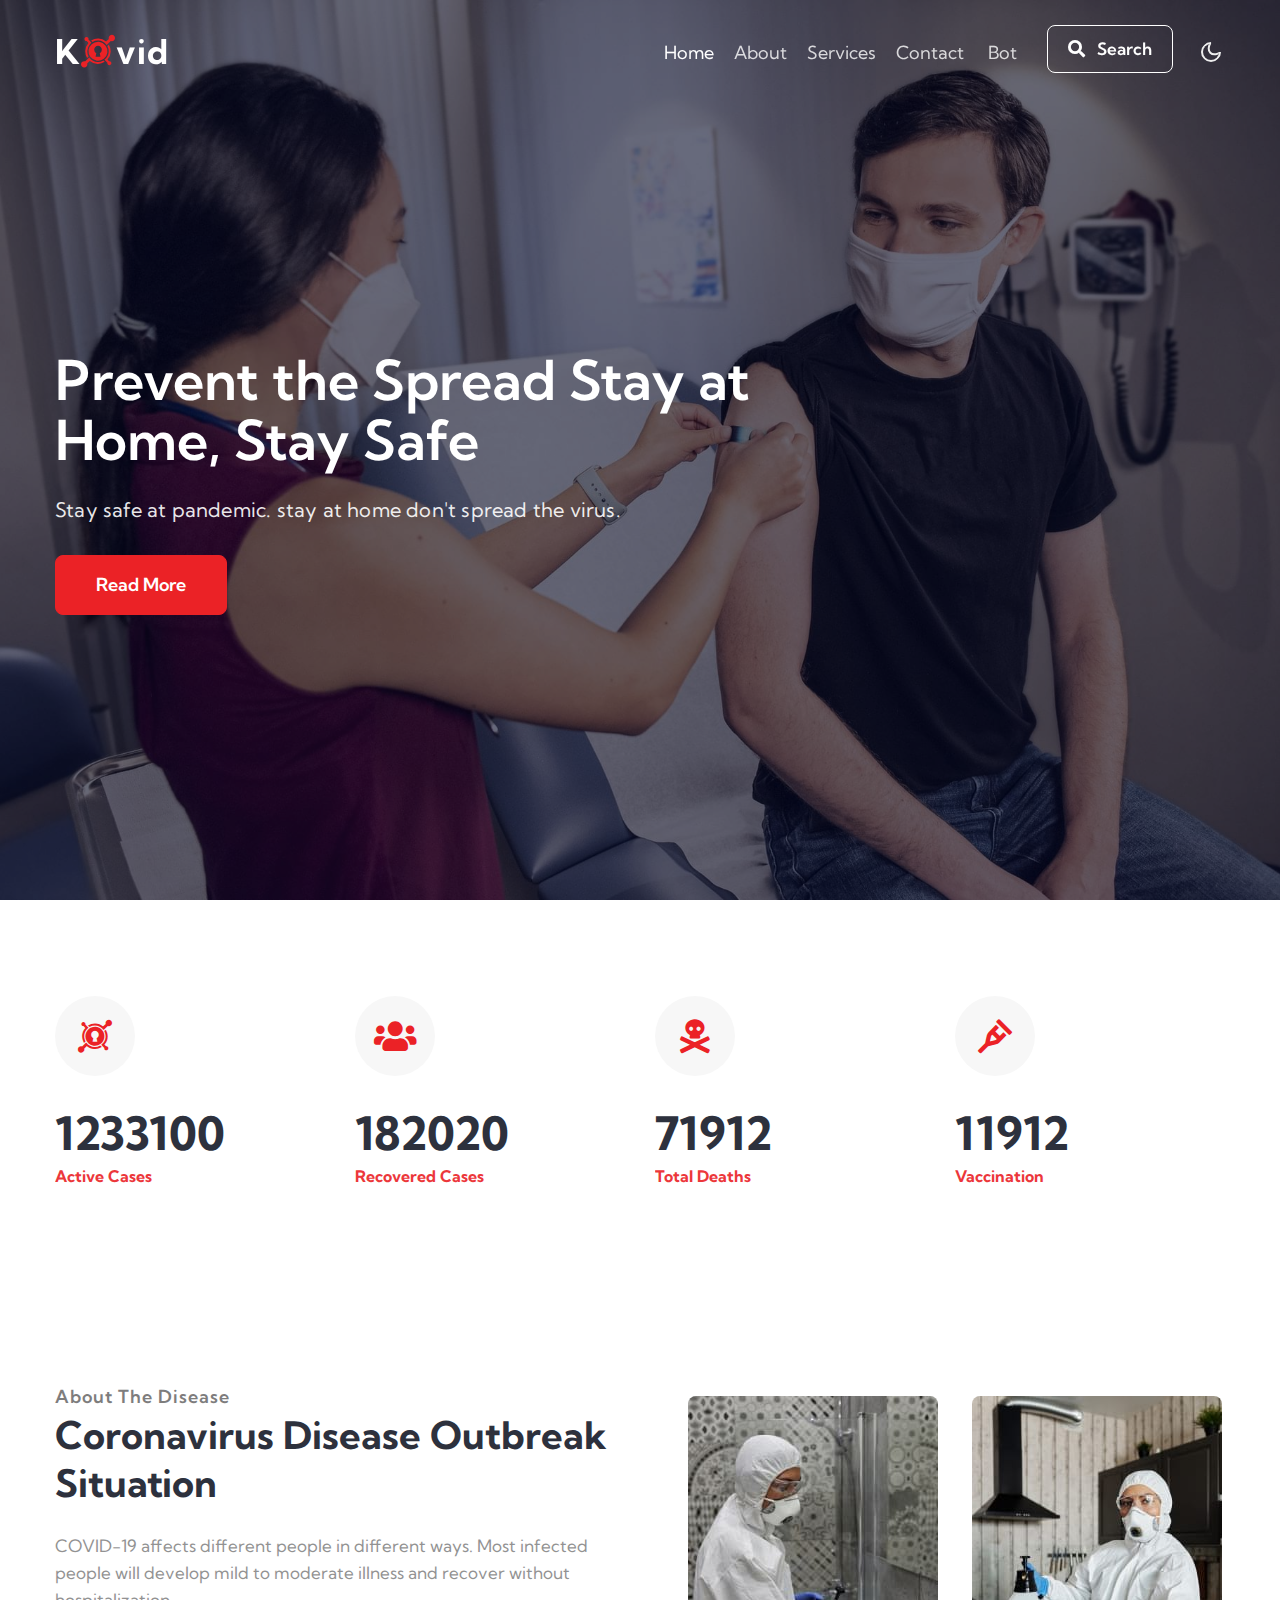
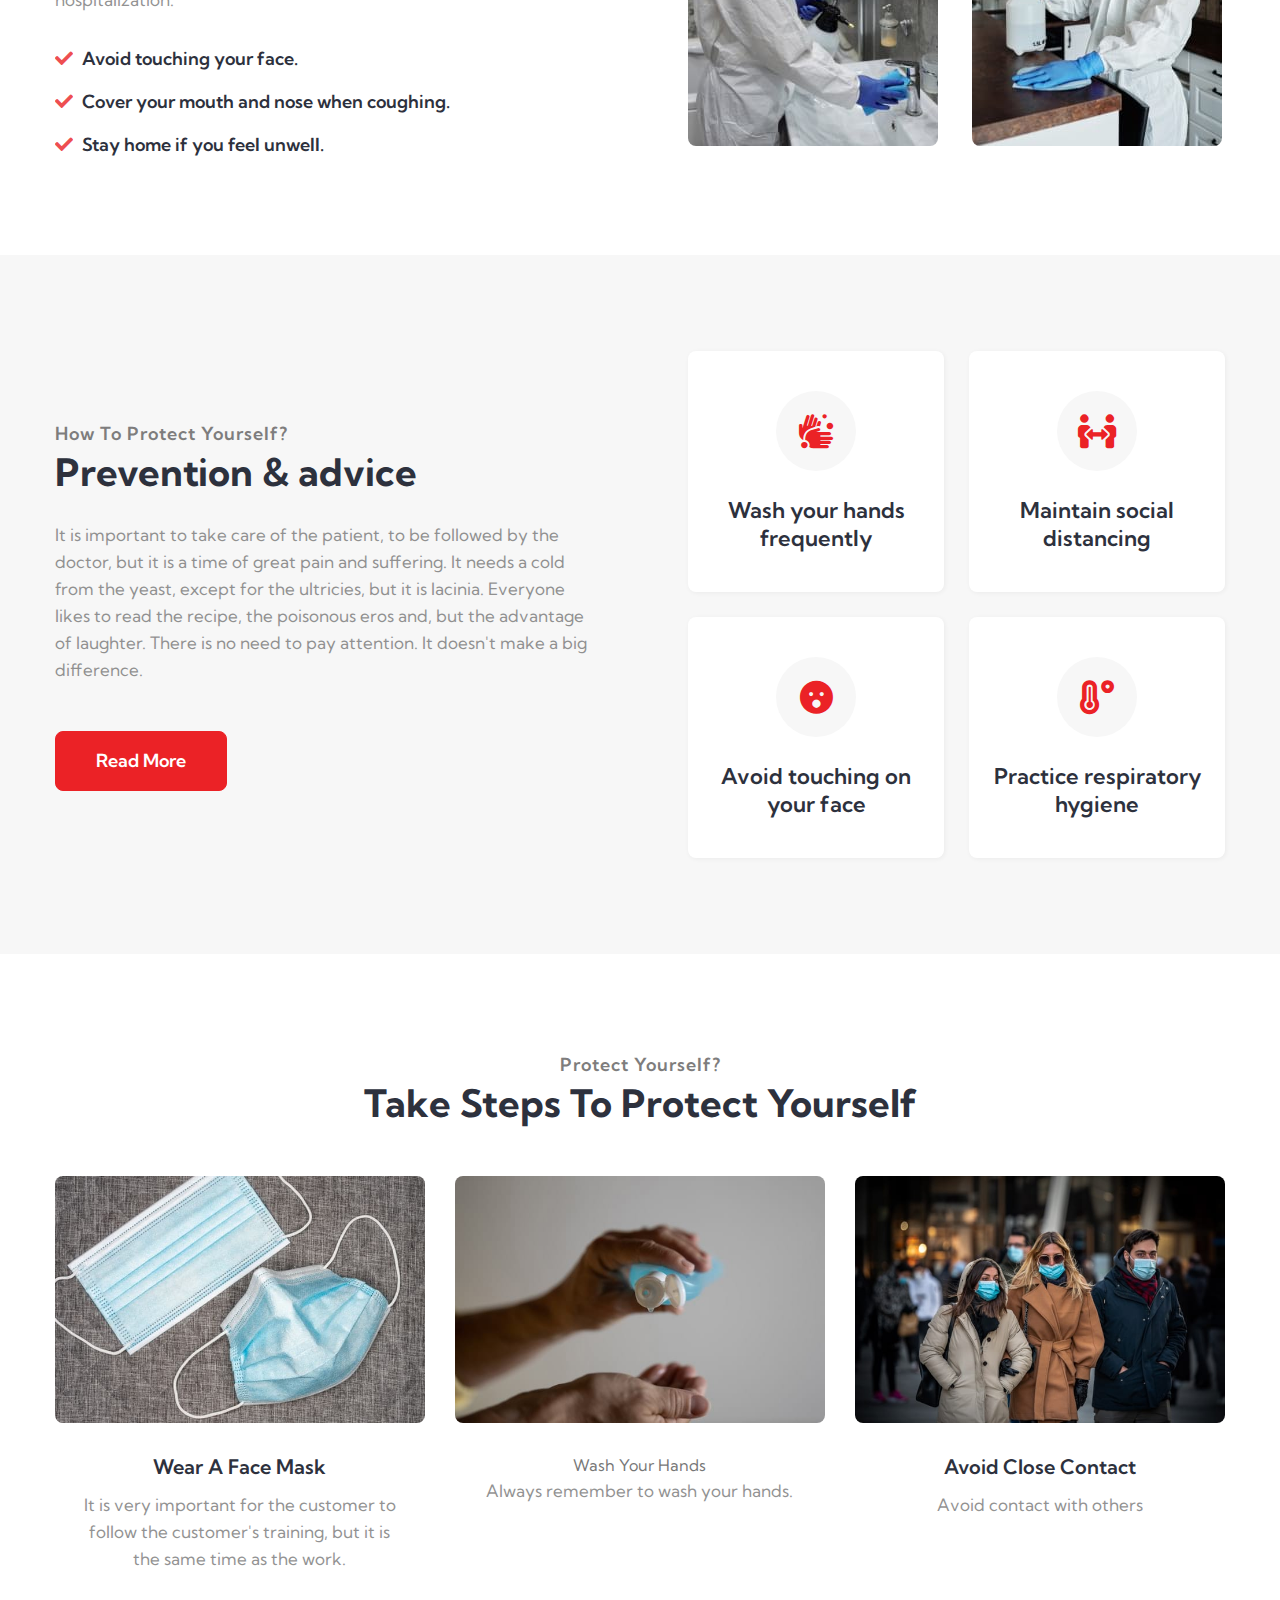
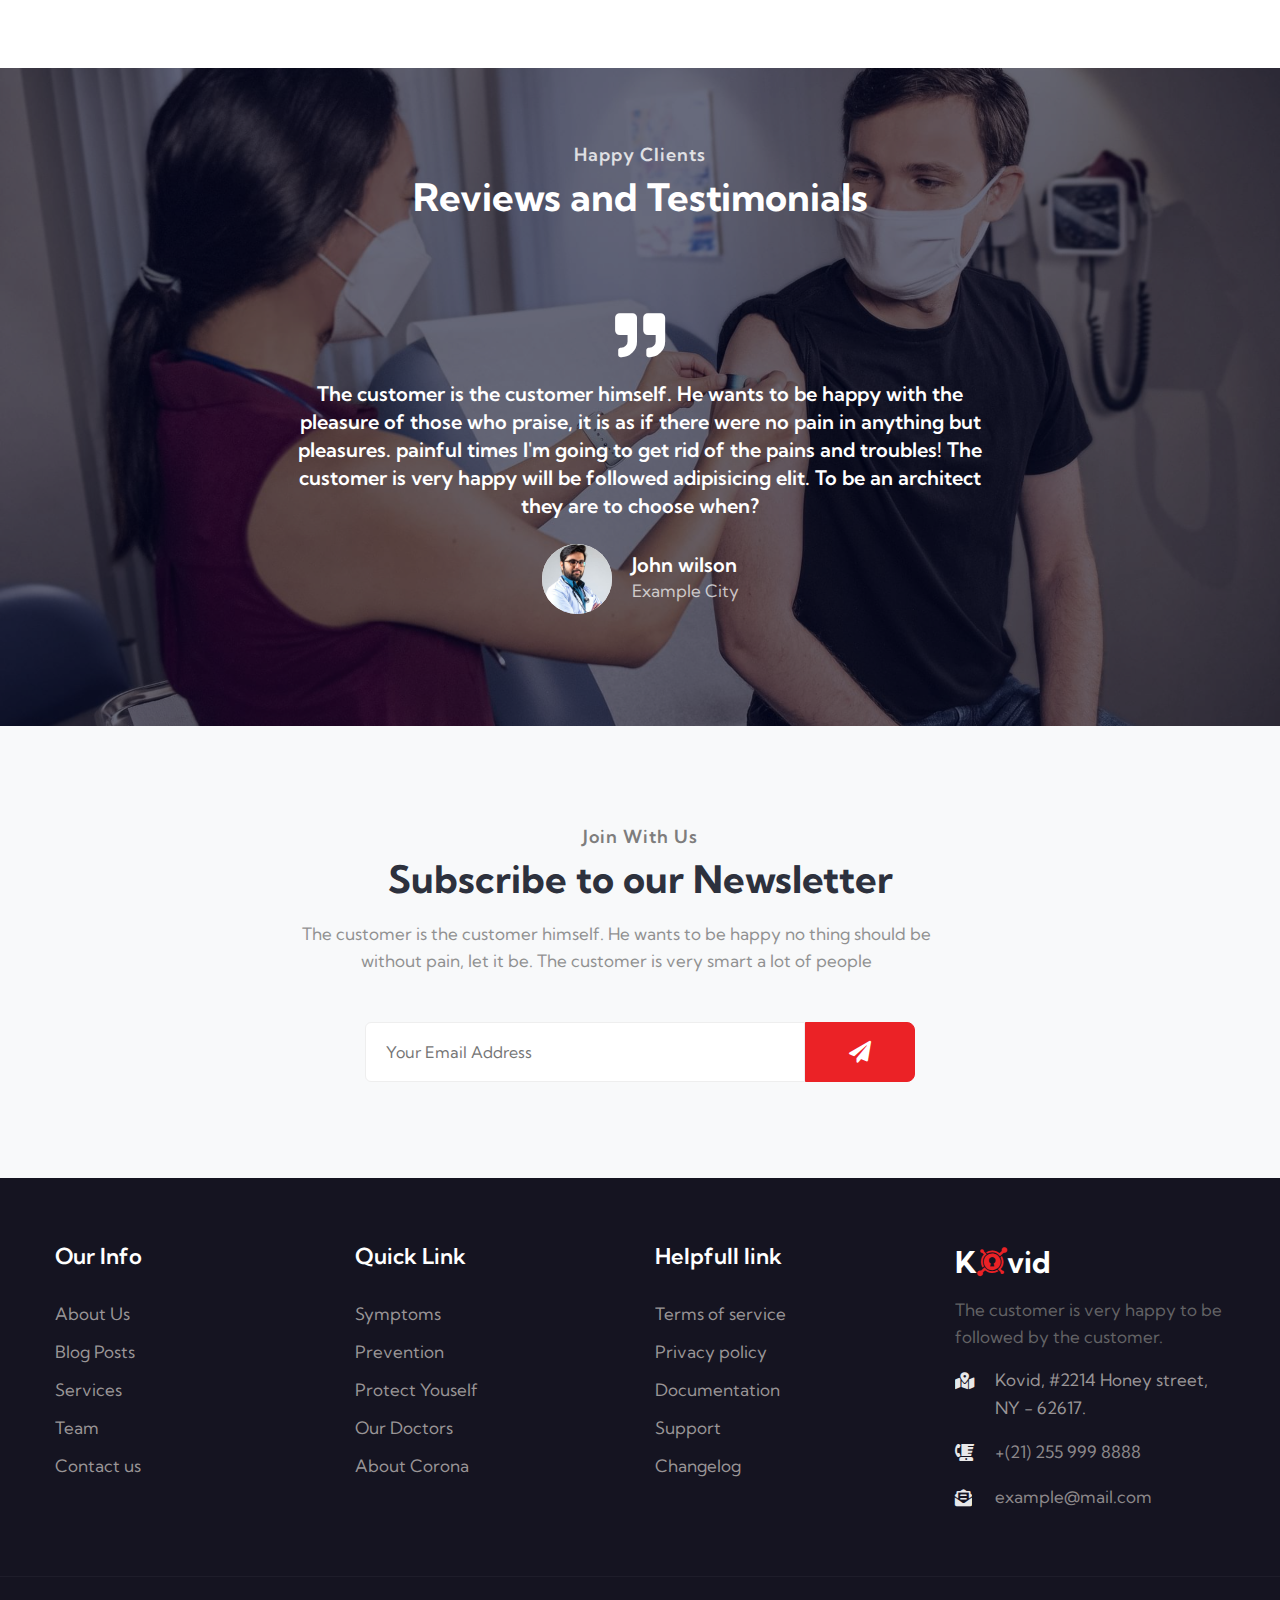
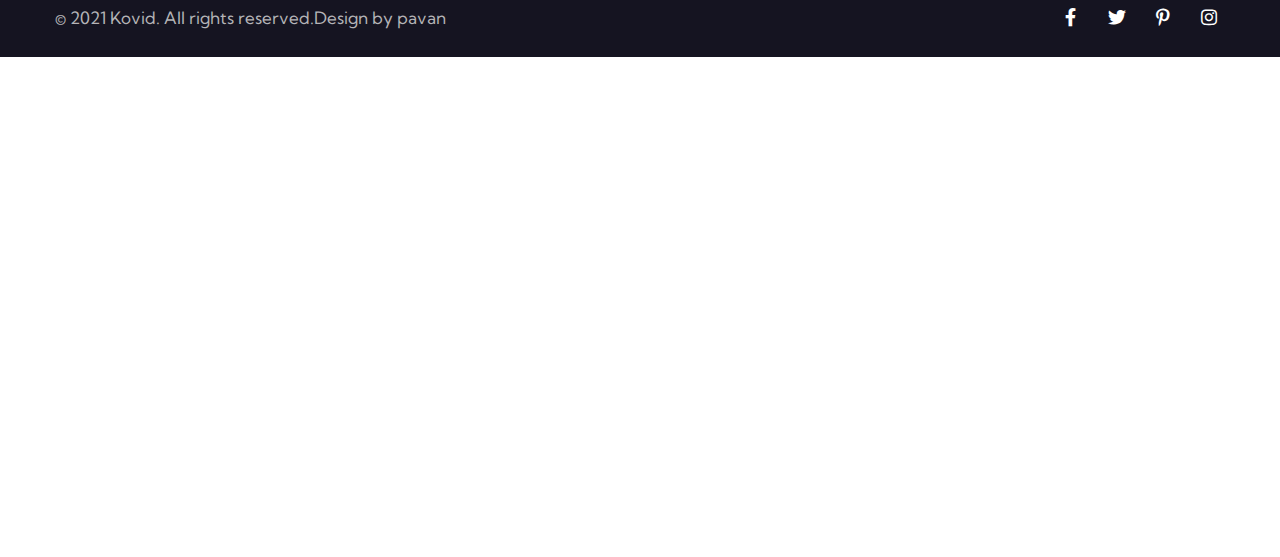
<file: index.html>
<!doctype html>
<html lang="en">

<head>
    
    <meta charset="utf-8">
    <meta name="viewport" content="width=device-width, initial-scale=1, shrink-to-fit=no">
    <title>Kovid - Medical Category Bootstrap Responsive Template | Home : W3layouts</title>
   
    <link href="//fonts.googleapis.com/css2?family=Kumbh+Sans:wght@300;400;700&display=swap" rel="stylesheet">
   
    <link rel="stylesheet" href="assets/css/style-starter.css">
</head>

<body>
   
    <header id="site-header" class="fixed-top">
        <div class="container">
            <nav class="navbar navbar-expand-lg navbar-dark stroke">
                <h1>
                    <a class="navbar-brand" href="index.html">
                      K<i class="fab fa-keycdn"></i>vid</a>
                </h1>
             
                <button class="navbar-toggler  collapsed bg-gradient" type="button" data-toggle="collapse"
                    data-target="#navbarTogglerDemo02" aria-controls="navbarTogglerDemo02" aria-expanded="false"
                    aria-label="Toggle navigation">
                    <span class="navbar-toggler-icon fa icon-expand fa-bars"></span>
                    <span class="navbar-toggler-icon fa icon-close fa-times"></span>
                    </span>
                </button>
                <div class="collapse navbar-collapse" id="navbarTogglerDemo02">
                    <ul class="navbar-nav ml-lg-auto">
                        <li class="nav-item active">
                            <a class="nav-link" href="index.html">Home <span class="sr-only">(current)</span></a>
                        </li>
                        <li class="nav-item">
                            <a class="nav-link" href="about.html">About</a>
                        </li>
                        <li class="nav-item">
                            <a class="nav-link" href="services.html">Services</a>
                        </li>
                        <li class="nav-item mr-lg-1">
                            <a class="nav-link" href="contact.html">Contact</a>
                        </li>
                        <li class="nav-item">
                            <a class="nav-link" href="healthbot.html">bot</a>
                        </li>
                         
                            <li class="header-search mr-lg-2 mt-lg-0 mt-4 position-relative">
                                <div class="search-right">
                                    <a href="#search" class="btn btn-style search-btn" title="search"><span
                                            class="fas fa-search mr-2" aria-hidden="true"></span> Search</a>
                                  
                                </div>
                            </li>
                            
                    </ul>
                </div>
               

               
                <div class="mobile-position">
                    <nav class="navigation">
                        <div class="theme-switch-wrapper">
                            <label class="theme-switch" for="checkbox">
                                <input type="checkbox" id="checkbox">
                                <div class="mode-container py-1">
                                    <i class="gg-sun"></i>
                                    <i class="gg-moon"></i>
                                </div>
                            </label>
                        </div>
                    </nav>
                </div>
               
            </nav>

        </div>
    </header>
    <!--/header-->

    <!-- hero slider Start -->
    <div class="banner-wrap">
        <div class="banner-slider">
            <!-- hero slide start -->
            <div class="banner-slide bg1">
                <div class="container">
                    <div class="hero-content">
                        <h1 data-animation="flipInX" data-delay="0.8s" data-color="#fff">
                            Prevent the Spread
                            Stay at Home, Stay Safe</h1>
                        <p data-animation="fadeInDown" class="mt-4">Stay safe at pandemic.
                            <span class="dis-none">stay at home don't spread the virus.</span> </p>
                        <div class="cta-btn" data-animation="fadeInUp" data-delay="1s">
                            <a href="#url" class="btn btn-style btn-primary">Read More</a>
                        </div>
                    </div>
                </div>
                <div class="hero-overlay"></div>
            </div>
            
           
        </div>
    </div>
   
    <section class="w3l-stats-main py-5">
        <div class="container py-lg-5 py-2">
            <div class="row stats-con">
                <div class="col-lg-3 col-6 stats_info counter_grid text-left mt-lg-0 mt-5">
                    <div class="icon stat-icon">
                        <i class="fab fa-keycdn"></i>
                    </div>
                    <p class="counter">1233100</p>
                    <h4>Active Cases</h4>
                </div>
                <div class="col-lg-3 col-6 stats_info counter_grid1 text-left mt-lg-0 mt-5">
                    <div class="icon stat-icon">
                        <i class="fas fa-users"></i>
                    </div>
                    <p class="counter">182020</p>
                    <h4>Recovered Cases</h4>
                </div>
                <div class="col-lg-3 col-6 stats_info counter_grid text-left mt-lg-0 mt-5">
                    <div class="icon stat-icon">
                        <i class="fas fa-skull-crossbones"></i>
                    </div>
                    <p class="counter">71912</p>
                    <h4>Total Deaths</h4>
                </div>
                <div class="col-lg-3 col-6 stats_info counter_grid text-left mt-lg-0 mt-5">
                    <div class="icon stat-icon">
                        <i class="fas fa-crutch"></i>
                    </div>
                    <p class="counter">11912</p>
                    <h4>Vaccination</h4>
                </div>
            </div>
        </div>
    </section>
  
    <section class="w3l-homeblock1" id="about">
        <div class="midd-w3 py-5">
            <div class="container py-lg-5 py-md-3">
                <div class="row align-items-center">
                    <div class="col-lg-6">
                        <span class="title-subw3hny">About the disease</span>
                        <h3 class="title-w3l">Coronavirus Disease 
                            Outbreak Situation</h3>
                        <p class="mt-md-4 mt-3">COVID-19 affects different people in different ways. Most infected people will develop mild to moderate illness and recover without hospitalization. </p>
                        <ul class="service-list pt-lg-2 mt-4">
                            <li class="service-link"><a href="#url"><span class="fas fa-check"></span> Avoid touching your face.</a></li>
                            <li class="service-link"><a href="#url"><span class="fas fa-check"></span> Cover your mouth and nose when coughing.</a></li>
                            <li class="service-link"><a href="#url"><span class="fas fa-check"></span> Stay home if you feel unwell.</a></li>
                        </ul>
                    </div>
                    <div class="HomeAboutImages col-lg-6 mt-lg-0 mt-5 pl-lg-5">
                        <div class="row position-relative">
                            <div class="col-6">
                                <img src="assets/images/1.jpg" alt="" class="radius-image img-fluid">
                            </div>
                            <div class="col-6">
                                <img src="assets/images/2.jpg" alt="" class="radius-image img-fluid">
                            </div>
                        </div>
                    </div>
                </div>
            </div>
        </div>
    </section>
    
    <section class="w3l-features py-5" id="work">
        <div class="container py-lg-5 py-md-4 py-2">
            <div class="row main-cont-wthree-2 align-items-center">
                <div class="col-lg-6 feature-grid-left pr-lg-5">
                    <h5 class="title-subw3hny">How to Protect Yourself?</h5>
                    <h3 class="title-w3l mb-4">Prevention & advice</h3>
                    <p class="text-para">It is important to take care of the patient, to be followed by the doctor, but it is a time of great pain and suffering. It needs a cold from the yeast, except for the ultricies, but it is lacinia. Everyone likes to read the recipe, the poisonous eros and, but the advantage of laughter. There is no need to pay attention. It doesn't make a big difference.
                    </p>
                    <a href="about.html" class="btn btn-style btn-primary mt-lg-5 mt-4">Read More</a>
                </div>
                <div class="col-lg-6 feature-grid-right mt-lg-0 mt-5 pl-lg-5">
                    <div class="call-grids-w3 d-grid">
                        <div class="grids-1 box-wrap">
                            <div class="icon">
                                <i class="fas fa-hands-wash"></i>
                            </div>
                            <h4><a href="about.html" class="title-head">Wash your hands frequently</a></h4>
                        </div>
                        <div class="grids-1 box-wrap">
                            <div class="icon">
                                <i class="fas fa-people-arrows"></i>
                            </div>
                            <h4><a href="about.html" class="title-head">Maintain social distancing</a></h4>
                        </div>
                        <div class="grids-1 box-wrap">
                            <div class="icon">
                                <i class="fas fa-surprise"></i>
                            </div>
                            <h4><a href="about.html" class="title-head">Avoid touching on your face</a></h4>
                        </div>
                        <div class="grids-1 box-wrap">
                            <div class="icon">
                                <i class="fas fa-temperature-high"></i>
                            </div>
                            <h4><a href="about.html" class="title-head">Practice respiratory hygiene</a></h4>
                        </div>
                    </div>
                </div>
            </div>
        </div>
    </section>
   
    <div class="w3l-servicesblock2" id="services">
        <section id="grids5-block" class="py-5">
            <div class="container py-lg-5 py-md-4 py-2">
                <h5 class="title-subw3hny text-center">Protect Yourself?</h5>
                <h3 class="title-w3l text-center">Take Steps To Protect
                    Yourself</h3>
                <div class="row mt-lg-5 mt-4 text-center">
                    <div class="col-lg-4 col-md-6">
                        <div class="grids5-info">
                            <a href="#service" class="d-block zoom"><img src="assets/images/s1.jpg" alt=""
                                    class="img-fluid" /></a>
                            <div class="blog-info">
                                <a href="#service" class="title">Wear A Face Mask</a>
                                <p class="text-para"> It is very important for the customer to follow the customer's training, but it is the same time as the work. </p>
                            </div>
                           
                        </div>
                    </div>
                    <div class="col-lg-4 col-md-6 mt-md-0 mt-5">
                        <div class="grids5-info">
                            <a href="#service" class="d-block zoom"><img src="assets/images/s2.jpg" alt=""
                                    class="img-fluid" /></a>
                            <div class="blog-info"
                                <a href="#service" class="title">Wash Your Hands</a>
                                <p class="text-para">Always remember to wash your hands. </p>
                            </div>
                            
                        </div>
                    </div>
                    <div class="col-lg-4 col-md-6 mt-lg-0 mt-5">
                        <div class="grids5-info">
                            <a href="#service" class="d-block zoom"><img src="assets/images/s3.jpg" alt=""
                                    class="img-fluid" /></a>
                            <div class="blog-info">
                                <a href="#service" class="title">Avoid Close Contact</a>
                                <p class="text-para"> Avoid contact with others </p>
                            </div>
                           
                        </div>
                    </div>
                </div>
            </div>
        </section>
    </div>
    
    <section class="w3l-testimonials" id="testimonials">
        <!-- /grids -->
        <div class="cusrtomer-layout py-5">
            <div class="container py-lg-4 py-md-3 py-2 pb-lg-0">
                <h5 class="title-subw3hny text-center mb-1">Happy Clients</h5>
                <h3 class="title-w3l two text-center mb-sm-5 mb-4">Reviews and Testimonials</h3>
                <!-- /grids -->
                <div class="testimonial-width">
                    <div id="owl-demo1" class="owl-two owl-carousel owl-theme">
                        <div class="item">
                            <div class="testimonial-content">
                                <div class="testimonial">
                                    <i class="fas fa-quote-right"></i>
                                    <blockquote>
                                        <q>The customer is the customer himself. He wants to be happy
                                            with the pleasure of those who praise, it is as if there were no pain in anything but pleasures.
                                            painful times
                                            I'm going to get rid of the pains and troubles! The customer is very happy
                                            will be followed
                                            adipisicing elit. To be an architect they are to choose when?</q>
                                    </blockquote>
                                    <div class="testi-des">
                                        <div class="test-img"><img src="assets/images/team1.jpg" class="img-fluid"
                                                alt="client-img">
                                        </div>
                                        <div class="peopl align-self">
                                            <h3>John wilson</h3>
                                            <p class="indentity">Example City</p>
                                        </div>
                                    </div>
                                </div>
                            </div>
                        </div>

                    </div>
                </div>
            </div>
           
        </div>
      
    </section>
    
            <section class="w3l-project py-5" id="subscribe">
                <div class="container py-md-5 py-sm-4 py-2">
                    <div class="bottom-info">
                        <div class="header-section text-center">
                            <h5 class="title-subw3hny text-center mb-1">Join With Us</h5>
                            <h3 class="title-w3l">Subscribe to our Newsletter</h3>
                            <p class="mt-3 pr-lg-5">The customer is the customer himself. He wants to be happy
                                no thing should be without pain, let it be. The customer is very smart
                                a lot of people</p>
                        </div>
                        <form action="#" class="subscribe mt-5" method="post">
                            <input type="email" name="email" placeholder="Your Email Address" required="">
                            <button class="btn btn-style btn-primary"><i class="fas fa-paper-plane"></i></button>
                        </form>
                    </div>
                </div>
            </section>
     
    <section class="w3l-footer-29-main">
        <div class="footer-29 py-5">
            <div class="container py-lg-3">
                <div class="row footer-top-29">
                    <div class="col-lg-3 col-sm-6 footer-list-29 footer-2 mt-lg-0 mt-md-5 mt-4">
                        <ul>
                            <h6 class="footer-title-29">Our Info</h6>
                            <li><a href="about.html">About Us</a></li>
                            <li><a href="blog.html"> Blog Posts</a></li>
                            <li><a href="services.html">Services</a></li>
                           
                            <li><a href="about.html">Team</a></li>
                            <li><a href="contact.html">Contact us</a></li>
                        </ul>
                    </div>
                    <div class="col-lg-3 col-sm-6 footer-list-29 footer-2 mt-lg-0 mt-md-5 mt-4">
                        <h6 class="footer-title-29">Quick Link</h6>
                        <ul>
                            <li><a href="#syn">Symptoms</a></li>
                        
                            <li><a href="#vention">Prevention</a></li>
                            <li><a href="#protect">Protect Youself</a></li>
                            <li><a href="#our">Our Doctors</a></li>
                            <li><a href="#pack">About Corona</a></li>
                            
                        </ul>
                    </div>
                    <div class="col-lg-3 col-sm-6 footer-list-29 footer-2 mt-lg-0 mt-md-5 mt-4">
                        <h6 class="footer-title-29">Helpfull link</h6>
                        <ul>
                            <li><a href="#terms">Terms of service</a></li>
                            <li><a href="#privacy"> Privacy policy</a></li>
                            <li><a href="#doc"> Documentation</a></li>
                            <li><a href="#support"> Support</a></li>
                            <li><a href="#changelog"> Changelog</a></li>
                        </ul>
                    </div>
                    <div class="col-lg-3 col-sm-6 footer-list-29 footer-2 mt-lg-0 mt-md-5 mt-4">
                        <div class="footer-logo mb-3">
                            <h2>
                                <a class="navbar-brand" href="index.html">
                                    K<i class="fab fa-keycdn"></i>vid</a>
                            </h2>
                        </div>
                        <p>The customer is very happy to be followed by the customer.</p>

                        <div class="cont-details">
                            <div class="cont-top margin-up">
                              <div class="cont-left text-center">
                                <span class="fas fa-map-marked-alt"></span>
                              </div>
                              <div class="cont-right">
                                <p> Kovid, #2214 Honey street, NY - 62617.</p>
                              </div>
                            </div>
                            <div class="cont-top margin-up">
                              <div class="cont-left text-center">
                                <span class="fas fa-blender-phone"></span>
                              </div>
                              <div class="cont-right">
                                <p><a href="tel:+(21) 255 999 8888"> +(21) 255 999
                                    8888</a></p>
                              </div>
                            </div>
                            <div class="cont-top margin-up">
                              <div class="cont-left text-center">
                                <span class="fas fa-envelope-open-text"></span>
                              </div>
                              <div class="cont-right">
                                <p><a href="mailto:example@mail.com" class="mail">
                                    example@mail.com</a></p>
                              </div>
                            </div>
                          </div>
                       
                    </div>
                </div>
            </div>
        </div>
    </section>
   
    <section class="w3l-copyright">
        <div class="container">
            <div class="row bottom-copies">
                <p class="col-lg-8 copy-footer-29">© 2021 Kovid. All rights reserved.Design by pavan</p>
                  <div class="col-lg-4 main-social-footer-29">
                    <a href="#facebook" class="facebook"><span class="fab fa-facebook-f"></span></a>
                    <a href="#twitter" class="twitter"><span class="fab fa-twitter"></span></a>
                    <a href="#pinterest"><span class="fab fa-pinterest-p"></span></a>
                    <a href="#instagram" class="instagram"><span class="fab fa-instagram"></span></a>
                 
                  </div>
            </div>
        </div>
       
        <button onclick="topFunction()" id="movetop" title="Go to top">
            <i class="fas fa-level-up-alt"></i>
        </button>
        <script>
            // When the user scrolls down 20px from the top of the document, show the button
            window.onscroll = function () {
                scrollFunction()
            };

            function scrollFunction() {
                if (document.body.scrollTop > 20 || document.documentElement.scrollTop > 20) {
                    document.getElementById("movetop").style.display = "block";
                } else {
                    document.getElementById("movetop").style.display = "none";
                }
            }

            // When the user clicks on the button, scroll to the top of the document
            function topFunction() {
                document.body.scrollTop = 0;
                document.documentElement.scrollTop = 0;
            }
        </script>
        <!-- /move top -->
    </section>

    <section><iframe src='https://webchat.botframework.com/embed/healthbot-lh1moqq?s=Jf0yYzmuflo.h-Z4zAY8vd6ZKtcJonkY-WY5l8N3teFe52WypkQ8RoU'  style='min-width: 400px; width: 100%; min-height: 500px;'></iframe></section>
    <!-- //copyright -->
    <!--//footer-->
    <!-- Template JavaScript -->
    <script src="assets/js/jquery-3.3.1.min.js"></script>
    <script src="assets/js/theme-change.js"></script>
    
    <!-- disable body scroll which navbar is in active -->
    <script>
        $(function () {
            $('.navbar-toggler').click(function () {
                $('body').toggleClass('noscroll');
            })
        });
    </script>
    <!-- disable body scroll which navbar is in active -->

    <!--/MENU-JS-->
    <script>
        $(window).on("scroll", function () {
            var scroll = $(window).scrollTop();

            if (scroll >= 80) {
                $("#site-header").addClass("nav-fixed");
            } else {
                $("#site-header").removeClass("nav-fixed");
            }
        });

        //Main navigation Active Class Add Remove
        $(".navbar-toggler").on("click", function () {
            $("header").toggleClass("active");
        });
        $(document).on("ready", function () {
            if ($(window).width() > 991) {
                $("header").removeClass("active");
            }
            $(window).on("resize", function () {
                if ($(window).width() > 991) {
                    $("header").removeClass("active");
                }
            });
        });
    </script>
    <!--//MENU-JS-->
    <script src="assets/js/bootstrap.min.js"></script>

</body>

</html>
</file>
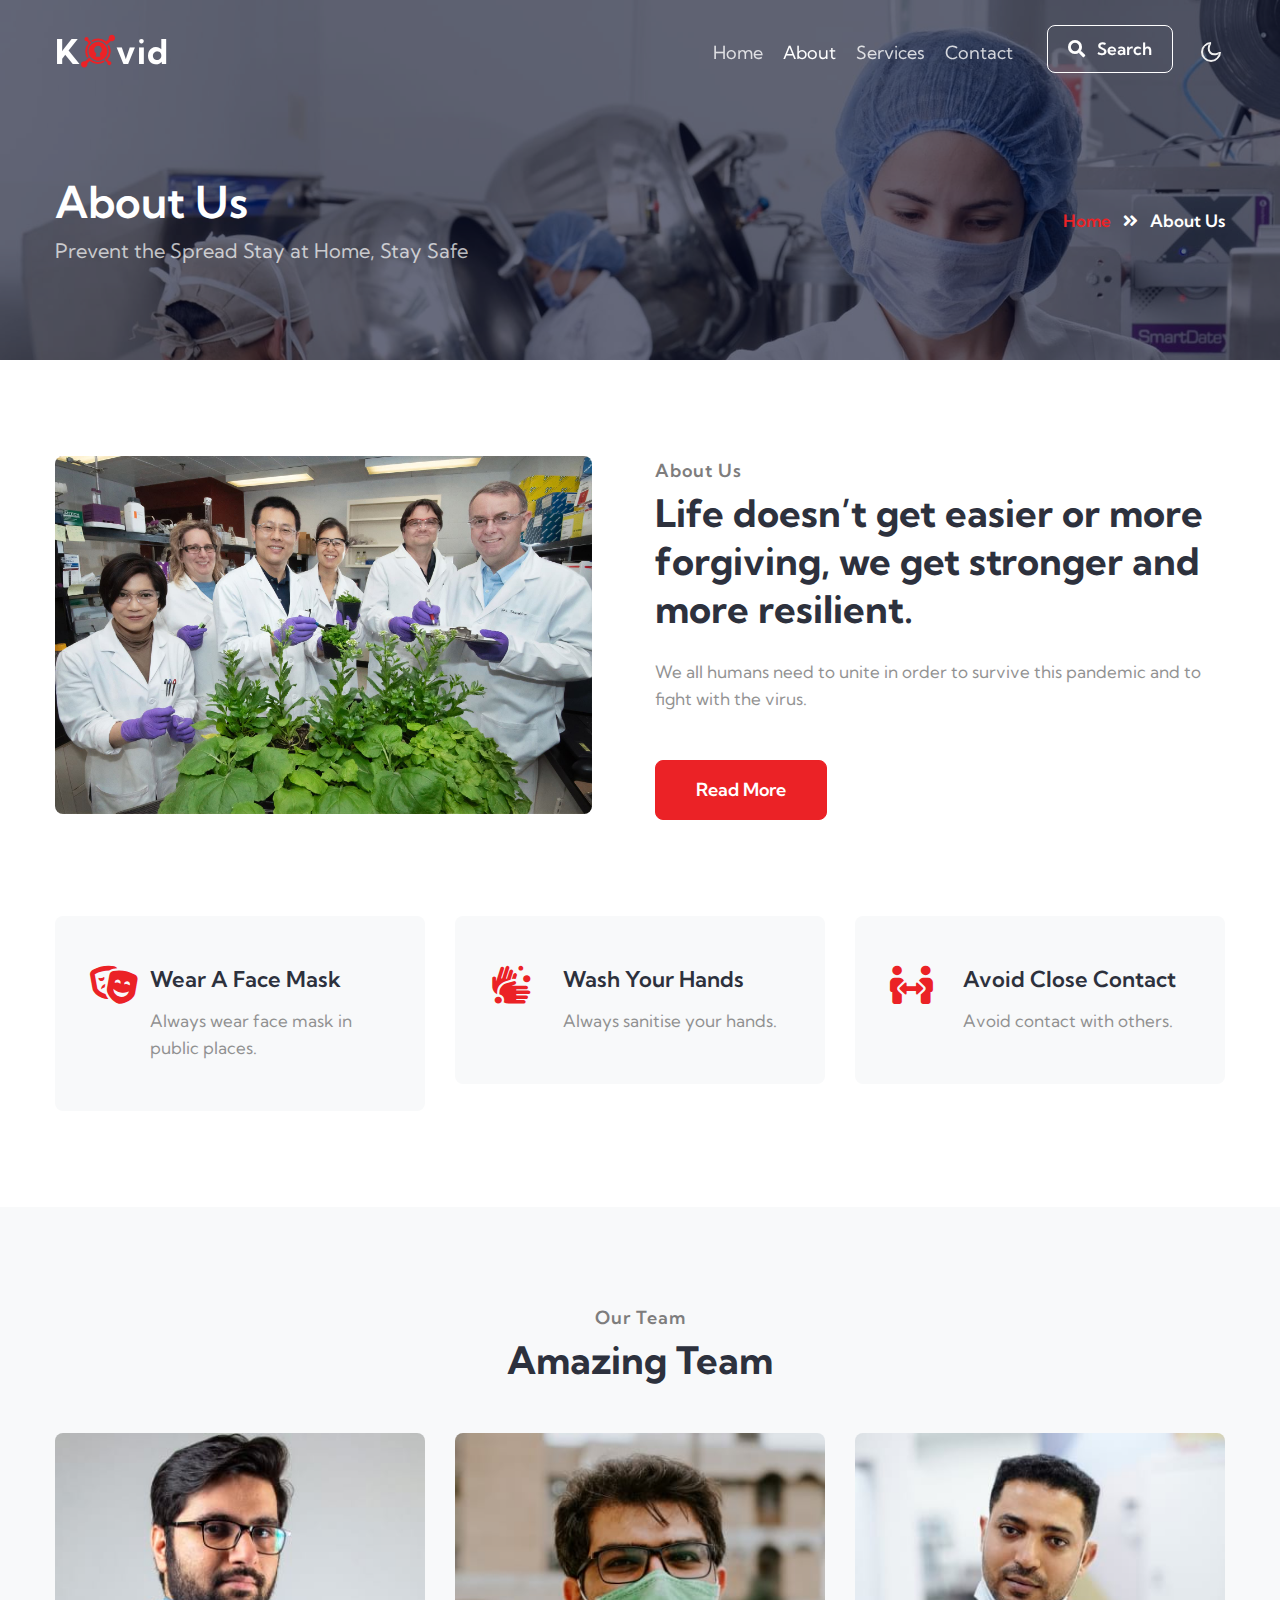
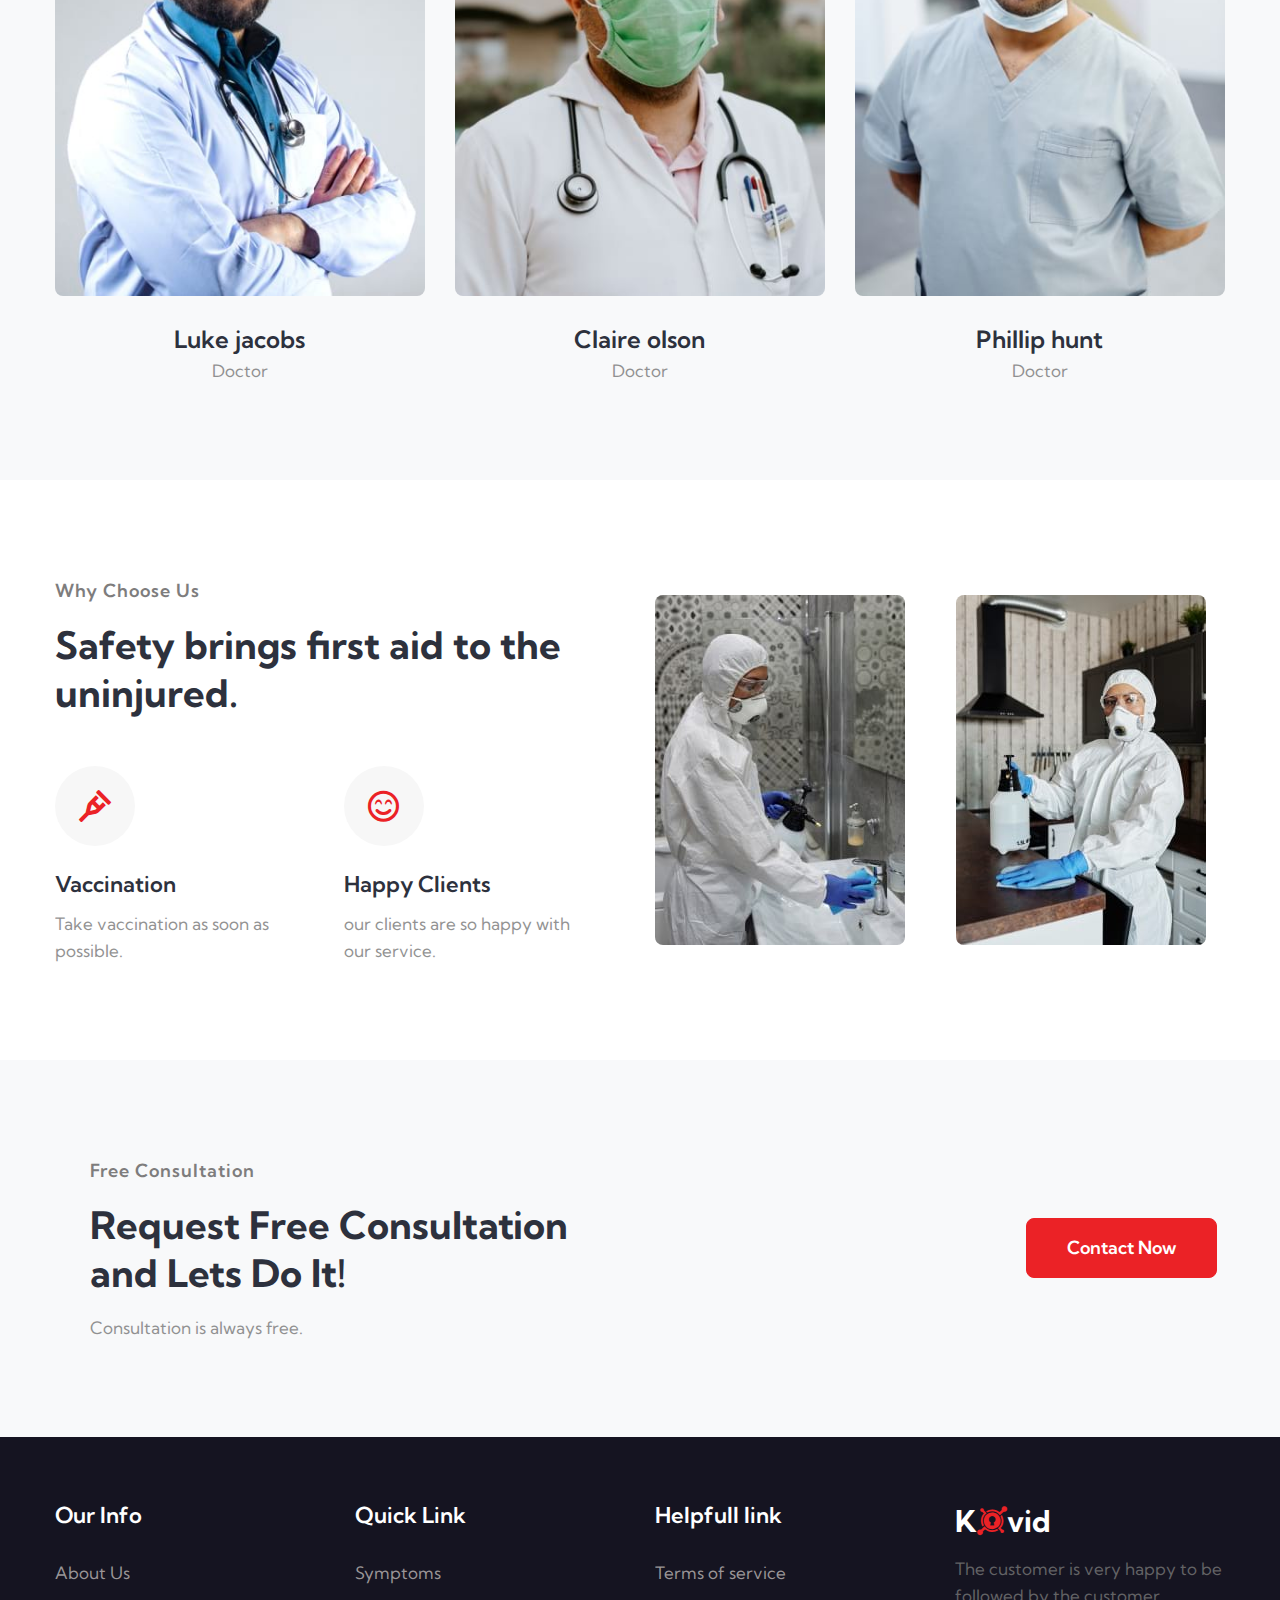
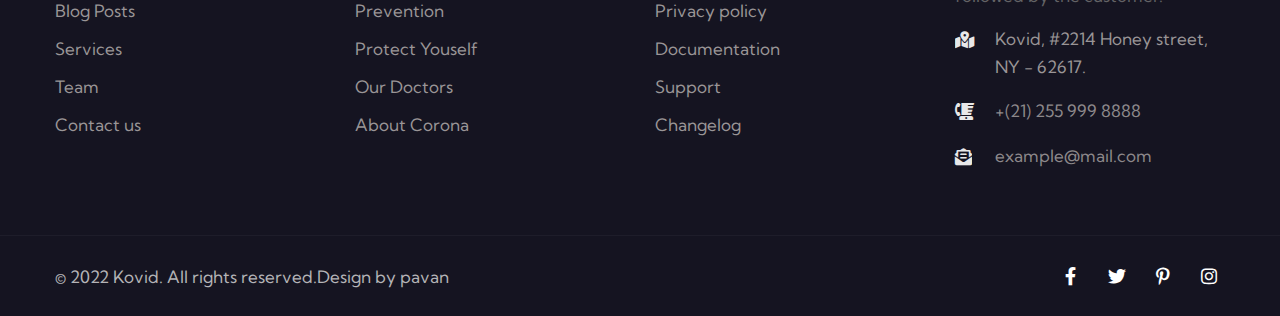
<file: about.html>
<!doctype html>
<html lang="en">

<head>

  <meta charset="utf-8">
  <meta name="viewport" content="width=device-width, initial-scale=1, shrink-to-fit=no">
  <title>Kovid - Medical Category Bootstrap Responsive Template | About : W3layouts</title>
  
  <link href="//fonts.googleapis.com/css2?family=Kumbh+Sans:wght@300;400;700&display=swap" rel="stylesheet">
  
  <link rel="stylesheet" href="assets/css/style-starter.css">
</head>

<body>
 
  <header id="site-header" class="fixed-top">
    <div class="container">
      <nav class="navbar navbar-expand-lg navbar-dark stroke">
        <h1>
          <a class="navbar-brand" href="index.html">
            K<i class="fab fa-keycdn"></i>vid</a>
        </h1>
      
        <button class="navbar-toggler  collapsed bg-gradient" type="button" data-toggle="collapse"
          data-target="#navbarTogglerDemo02" aria-controls="navbarTogglerDemo02" aria-expanded="false"
          aria-label="Toggle navigation">
          <span class="navbar-toggler-icon fa icon-expand fa-bars"></span>
          <span class="navbar-toggler-icon fa icon-close fa-times"></span>
          </span>
        </button>
        <div class="collapse navbar-collapse" id="navbarTogglerDemo02">
          <ul class="navbar-nav ml-lg-auto">
            <li class="nav-item">
              <a class="nav-link" href="index.html">Home <span class="sr-only">(current)</span></a>
            </li>
            <li class="nav-item active">
              <a class="nav-link" href="about.html">About</a>
            </li>
            <li class="nav-item">
              <a class="nav-link" href="services.html">Services</a>
            </li>

            <li class="nav-item mr-lg-1">
              <a class="nav-link" href="contact.html">Contact</a>
          </li>
           <!--/search-right-->
              <li class="header-search mr-lg-2 mt-lg-0 mt-4 position-relative">
                  <div class="search-right">
                      <a href="#search" class="btn btn-style search-btn" title="search"><span
                              class="fas fa-search mr-2" aria-hidden="true"></span> Search</a>
                     
                  </div>
              </li>
              <!--//search-right-->
          </ul>
        </div>
        
        <div class="mobile-position">
          <nav class="navigation">
            <div class="theme-switch-wrapper">
              <label class="theme-switch" for="checkbox">
                <input type="checkbox" id="checkbox">
                <div class="mode-container py-1">
                  <i class="gg-sun"></i>
                  <i class="gg-moon"></i>
                </div>
              </label>
            </div>
          </nav>
        </div>
        <!-- //toggle switch for light and dark theme -->
      </nav>

    </div>
  </header>
  <!--/header-->
  <!-- breadcrumb -->
<section class="w3l-about-breadcrumb text-center">
  <div class="breadcrumb-bg breadcrumb-bg-about py-5">
      <div class="container py-lg-5 py-md-4">
        <div class="w3breadcrumb-gids">
          <div class="w3breadcrumb-left text-left">
                    <h2 class="title AboutPageBanner">
                  About Us   </h2>
                              <p class="inner-page-para mt-2">
                                Prevent the Spread
                                Stay at Home, Stay Safe             </p>
          </div>
          <div class="w3breadcrumb-right">
                <ul class="breadcrumbs-custom-path">
                  <li><a href="index.html">Home</a></li>
                  <li class="active"><span class="fas fa-angle-double-right mx-2"></span> About Us</li>
                </ul>
          </div>
    </div>
      </div>
      <div class="hero-overlay"></div>
  </div>
</section>
<!--//breadcrumb-->
<!--/w3l-aboutblock1-->
  <section class="w3l-aboutblock1" id="about">
    <div class="midd-w3 py-5">
      <div class="container py-lg-5 py-md-4 py-2">
        <div class="row">
          <div class="col-lg-6 left-wthree-img pr-lg-5">
            <div class="position-relative">
              <img src="assets/images/banner5.jpg"
                alt="" class="img-fluid radius-image">
              </div>
            </div>
          <div class="col-lg-6 mt-lg-0 mt-5 about-right-faq align-self">
            <h5 class="title-subw3hny mb-1">About Us</h5>
            <h3 class="title-w3l">Life doesn’t get easier or more forgiving, we get stronger and more resilient.</h3>
            <p class="mt-4">We all humans need to unite in order to survive this pandemic and to fight with the virus.</p>
            <a class="btn btn-primary btn-style mt-md-5 mt-4 mr-md-4 mr-3" href="#url">
              Read More </a>
          </div>
        </div>
        <!--/Features-->
        <div class="row justify-content-center mt-5 pt-lg-5 AboutFeatures">
          <div class="col-lg-4 col-md-6 grids-feature">
            <div class="area-box">
              <i class="fas fa-theater-masks" aria-hidden="true"></i>
              <div class="area-box-info">
                <h4><a href="#url" class="title-head">
                  Wear A Face Mask</a></h4>
                    <p>Always wear face mask in public places.</p>
              </div>
            </div>
          </div>
          <div class="col-lg-4 col-md-6 grids-feature mt-md-0 mt-4">
            <div class="area-box">
              <i class="fas fa-hands-wash" aria-hidden="true"></i>
              <div class="area-box-info">
                <h4><a href="#url" class="title-head">
                  Wash Your Hands</a></h4>
                    <p>Always sanitise your hands.</p>
              </div>
            </div>
          </div>
          <div class="col-lg-4 col-md-6 grids-feature mt-lg-0 mt-4">
            <div class="area-box">
              <i class="fas fa-people-arrows" aria-hidden="true"></i>
              <div class="area-box-info">
                <h4><a href="#url" class="title-head">
                  Avoid Close Contact</a></h4>
                    <p>Avoid contact with others.</p>
              </div>
            </div>
          </div>
        </div>
         <!--//Features-->
      </div>
    </div>
  </section>
  <!--//w3l-aboutblock1-->
   <!--/team-sec-->
   <section class="w3l-team-main team py-5" id="team">
    <div class="container py-lg-5">
      <h5 class="title-subw3hny mb-1 text-center">Our Team</h5>
      <h3 class="title-w3l text-center">Amazing Team</h3>
      <div class="row team-row mt-md-5 mt-4">
        <div class="col-lg-4 col-6 team-wrap">
          <div class="team-member text-center">
            <div class="team-img">
              <img src="assets/images/team1.jpg" alt="" class="radius-image">
              <div class="overlay-team">
                <div class="team-details text-center">
                  <div class="socials mt-20">
                    <a href="#url">
                      <span class="fab fa-facebook-f"></span>
                    </a>
                    <a href="#url">
                      <span class="fab fa-twitter"></span>
                    </a>
                    <a href="#url">
                      <span class="fab fa-linkedin-in"></span>
                    </a>
                  </div>
                </div>
              </div>
            </div>
            <a href="#url" class="team-title">Luke jacobs</a>
            <p>Doctor</p>
          </div>
        </div>
        <!-- end team member -->
        <div class="col-lg-4 col-6 team-wrap">
          <div class="team-member text-center">
            <div class="team-img">
              <img src="assets/images/team3.jpg" alt="" class="radius-image">
              <div class="overlay-team">
                <div class="team-details text-center">
                  <div class="socials mt-20">
                    <a href="#url">
                      <span class="fab fa-facebook-f"></span>
                    </a>
                    <a href="#url">
                      <span class="fab fa-twitter"></span>
                    </a>
                    <a href="#url">
                      <span class="fab fa-linkedin-in"></span>
                    </a>
                  </div>
                </div>
              </div>
            </div>
            <a href="#url" class="team-title">Claire olson</a>
            <p>Doctor</p>
          </div>
        </div>
        <!-- end team member -->
        <div class="col-lg-4 col-6 team-wrap mt-lg-0 mt-5">
          <div class="team-member last text-center">
            <div class="team-img">
              <img src="assets/images/team2.jpg" alt="" class="radius-image">
              <div class="overlay-team">
                <div class="team-details text-center">
                  <div class="socials mt-20">
                    <a href="#url">
                      <span class="fab fa-facebook-f"></span>
                    </a>
                    <a href="#url">
                      <span class="fab fa-twitter"></span>
                    </a>
                    <a href="#url">
                      <span class="fab fa-linkedin-in"></span>
                    </a>
                  </div>
                </div>
              </div>
            </div>
            <a href="#url" class="team-title">Phillip hunt</a>
            <p>Doctor</p>
          </div>
        </div>
      </div>
  </section>
  <!--//team-sec-->
  <!--/w3l-about2-->
  <section class="w3l-about2 py-5">
    <div class="container py-lg-5 py-md-4 py-2 AboutPageStats">
      <div class="row cwp23-content align-items-center">
        <div class="col-lg-6 pr-lg-5">
          <h5 class="title-subw3hny mb-3">Why Choose Us</h5>
          <h3 class="title-w3l">Safety brings first aid to the uninjured.</h3>
          <div class="cwp23-text-cols mt-lg-5 mt-4">
            <div class="column">
              <div class="icon mb-4">
                  <span class="fas fa-crutch"></span>
               </div>
              <h4>Vaccination</h4>
              <p>Take vaccination as soon as possible.</p>
            </div>
            <div class="column">
              <div class="icon mb-4">
                <span class="far fa-smile-beam"></span>
              </div>
              <h4>Happy Clients</h4>
              <p>our clients are so happy with our service.</p>
            </div>
          </div>
        </div>
        <div class="col-lg-3 col-6 cwp23-text align-self mt-lg-0 mt-5 pr-md-3 pr-2">
          <img src="assets/images/1.jpg" alt=""
            class="radius-image img-fluid">
        </div>
        <div class="col-lg-3 col-6  cwp23-text align-self mt-lg-0 mt-5 pl-md-3 pl-2">
          <img src="assets/images/2.jpg" alt=""
            class="radius-image img-fluid">
        </div>
      </div>
    </div>
  </section>
 <!--//w3l-about2-->
  <!--/w3l-project-->
  <section class="w3l-project-main py-5">
    <div class="container py-md-5 py-2">
      <div class="w3l-project-in">
        <div class="row">
          <div class="col-lg-8">
            <div class="bottom-info">
              <div class="header-section pr-lg-5">
                <h5 class="title-subw3hny mb-3">Free Consultation</h5>
                <h3 class="title-w3l mb-3">Request Free Consultation <br>and <span class="span-bold">Lets Do It!</span>
                </h3>
                <p>Consultation is always free.</p>
              </div>
            </div>
          </div>
          <div class="col-lg-4 align-self text-lg-right mt-lg-0 mt-sm-5 mt-4">
            <a href="#" class="btn btn-primary btn-white  btn-style mr-2"> Contact Now </a>
          </div>
        </div>
      </div>
    </div>
  </section>
  <!--//w3l-project-->
  <!--/footer-->
  <section class="w3l-footer-29-main">
    <div class="footer-29 py-5">
      <div class="container py-lg-3">
        <div class="row footer-top-29">
          <div class="col-lg-3 col-sm-6 footer-list-29 footer-2 mt-lg-0 mt-md-5 mt-4">
            <ul>
              <h6 class="footer-title-29">Our Info</h6>
              <li><a href="about.html">About Us</a></li>
              <li><a href="blog.html"> Blog Posts</a></li>
              <li><a href="services.html">Services</a></li>

              <li><a href="about.html">Team</a></li>
              <li><a href="contact.html">Contact us</a></li>
            </ul>
          </div>
          <div class="col-lg-3 col-sm-6 footer-list-29 footer-2 mt-lg-0 mt-md-5 mt-4">
            <h6 class="footer-title-29">Quick Link</h6>
            <ul>
              <li><a href="#syn">Symptoms</a></li>

              <li><a href="#vention">Prevention</a></li>
              <li><a href="#protect">Protect Youself</a></li>
              <li><a href="#our">Our Doctors</a></li>
              <li><a href="#pack">About Corona</a></li>

            </ul>
          </div>
          <div class="col-lg-3 col-sm-6 footer-list-29 footer-2 mt-lg-0 mt-md-5 mt-4">
            <h6 class="footer-title-29">Helpfull link</h6>
            <ul>
              <li><a href="#terms">Terms of service</a></li>
              <li><a href="#privacy"> Privacy policy</a></li>
              <li><a href="#doc"> Documentation</a></li>
              <li><a href="#support"> Support</a></li>
              <li><a href="#changelog"> Changelog</a></li>
            </ul>
          </div>
          <div class="col-lg-3 col-sm-6 footer-list-29 footer-2 mt-lg-0 mt-md-5 mt-4">
            <div class="footer-logo mb-3">
              <h2>
                <a class="navbar-brand" href="index.html">
                    K<i class="fab fa-keycdn"></i>vid</a>
              </h2>
            </div>
            <p>The customer is very happy to be followed by the customer.</p>

            <div class="cont-details">
              <div class="cont-top margin-up">
                <div class="cont-left text-center">
                  <span class="fas fa-map-marked-alt"></span>
                </div>
                <div class="cont-right">
                  <p> Kovid, #2214 Honey street, NY - 62617.</p>
                </div>
              </div>
              <div class="cont-top margin-up">
                <div class="cont-left text-center">
                  <span class="fas fa-blender-phone"></span>
                </div>
                <div class="cont-right">
                  <p><a href="tel:+(21) 255 999 8888"> +(21) 255 999
                      8888</a></p>
                </div>
              </div>
              <div class="cont-top margin-up">
                <div class="cont-left text-center">
                  <span class="fas fa-envelope-open-text"></span>
                </div>
                <div class="cont-right">
                  <p><a href="mailto:example@mail.com" class="mail">
                      example@mail.com</a></p>
                </div>
              </div>
            </div>

          </div>
        </div>
      </div>
    </div>
  </section>
  <!-- //footer -->
  <!-- copyright -->
  <section class="w3l-copyright">
    <div class="container">
      <div class="row bottom-copies">
        <p class="col-lg-8 copy-footer-29">© 2022 Kovid. All rights reserved.Design by pavan</p>
        <div class="col-lg-4 main-social-footer-29">
          <a href="#facebook" class="facebook"><span class="fab fa-facebook-f"></span></a>
          <a href="#twitter" class="twitter"><span class="fab fa-twitter"></span></a>
          <a href="#pinterest"><span class="fab fa-pinterest-p"></span></a>
          <a href="#instagram" class="instagram"><span class="fab fa-instagram"></span></a>
        
        </div>
      </div>
    </div>
    <!-- move top -->
    <button onclick="topFunction()" id="movetop" title="Go to top">
      <i class="fas fa-level-up-alt"></i>
    </button>
    <script>
      
      window.onscroll = function () {
        scrollFunction()
      };

      function scrollFunction() {
        if (document.body.scrollTop > 20 || document.documentElement.scrollTop > 20) {
          document.getElementById("movetop").style.display = "block";
        } else {
          document.getElementById("movetop").style.display = "none";
        }
      }

      // When the user clicks on the button, scroll to the top of the document
      function topFunction() {
        document.body.scrollTop = 0;
        document.documentElement.scrollTop = 0;
      }
    </script>
    <!-- /move top -->
  </section>
  <!-- //copyright -->
  <!--//footer-->
  <!-- Template JavaScript -->
  <script src="assets/js/jquery-3.3.1.min.js"></script>
  <script src="assets/js/theme-change.js"></script>
  <!-- disable body scroll which navbar is in active -->
  <script>
    $(function () {
      $('.navbar-toggler').click(function () {
        $('body').toggleClass('noscroll');
      })
    });
  </script>
  <!-- disable body scroll which navbar is in active -->

  <!--/MENU-JS-->
  <script>
    $(window).on("scroll", function () {
      var scroll = $(window).scrollTop();

      if (scroll >= 80) {
        $("#site-header").addClass("nav-fixed");
      } else {
        $("#site-header").removeClass("nav-fixed");
      }
    });

    //Main navigation Active Class Add Remove
    $(".navbar-toggler").on("click", function () {
      $("header").toggleClass("active");
    });
    $(document).on("ready", function () {
      if ($(window).width() > 991) {
        $("header").removeClass("active");
      }
      $(window).on("resize", function () {
        if ($(window).width() > 991) {
          $("header").removeClass("active");
        }
      });
    });
  </script>
  <!--//MENU-JS-->
  <script src="assets/js/bootstrap.min.js"></script>

</body>

</html>
</file>
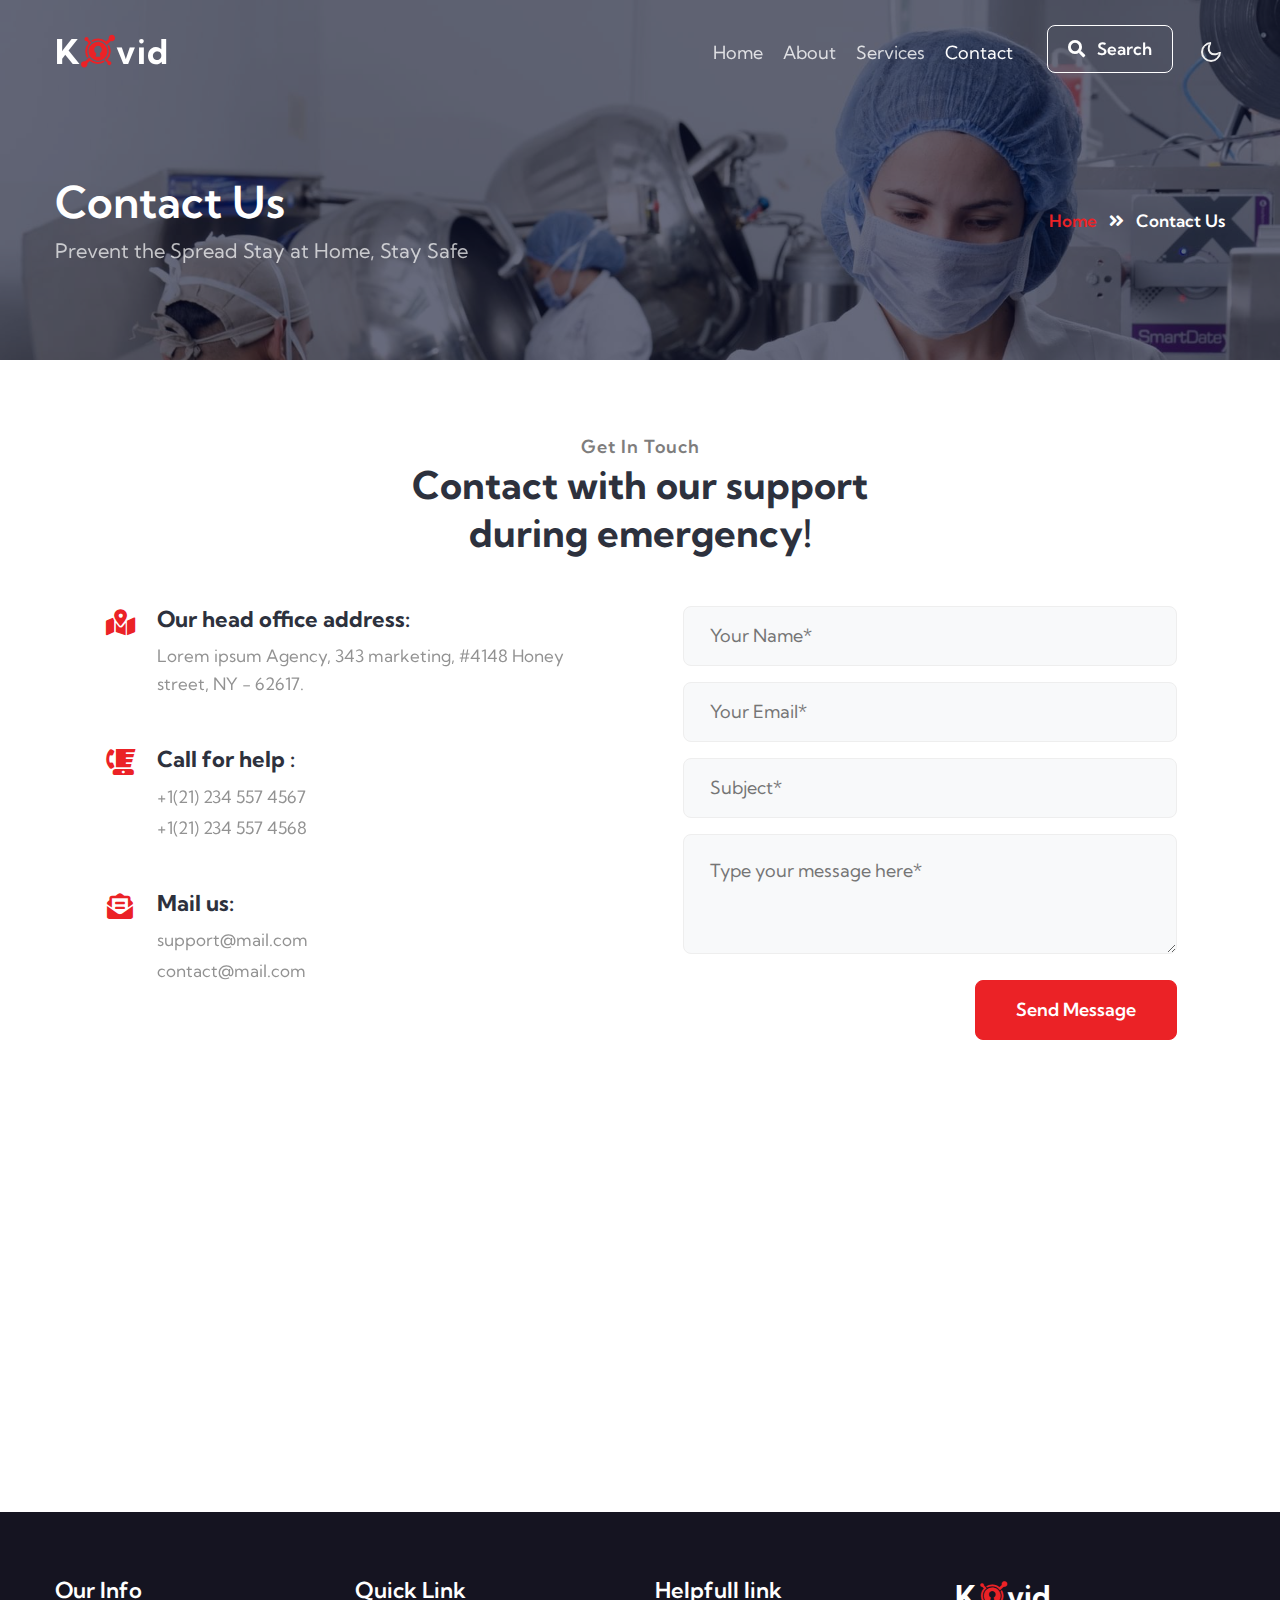
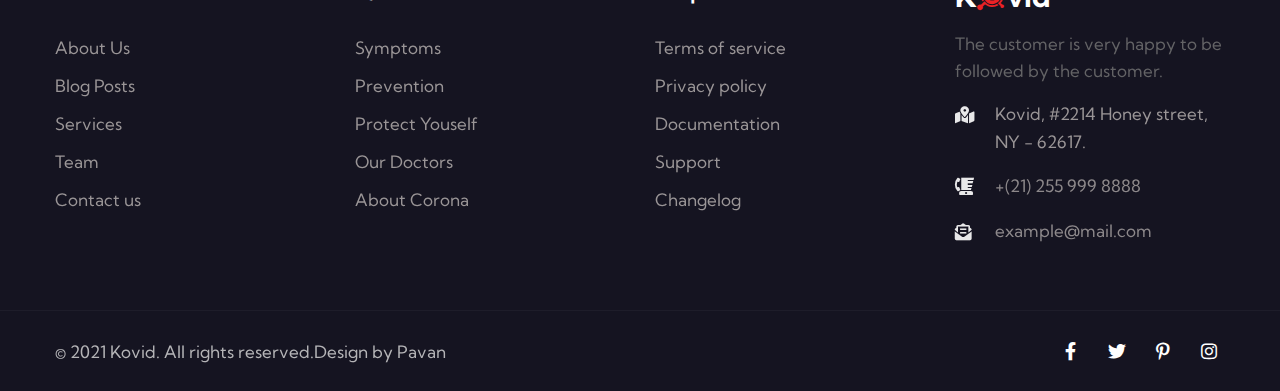
<file: contact.html>
<!doctype html>
<html lang="en">

<head>
  
  <meta charset="utf-8">
  <meta name="viewport" content="width=device-width, initial-scale=1, shrink-to-fit=no">
  <title>Kovid - Medical Category Bootstrap Responsive Template | Contact : W3layouts</title>
  
  <link href="//fonts.googleapis.com/css2?family=Kumbh+Sans:wght@300;400;700&display=swap" rel="stylesheet">
  
  <link rel="stylesheet" href="assets/css/style-starter.css">
</head>

<body>

  <header id="site-header" class="fixed-top">
    <div class="container">
      <nav class="navbar navbar-expand-lg navbar-dark stroke">
        <h1>
          <a class="navbar-brand" href="index.html">
            K<i class="fab fa-keycdn"></i>vid</a>
        </h1>
        
        <button class="navbar-toggler  collapsed bg-gradient" type="button" data-toggle="collapse"
          data-target="#navbarTogglerDemo02" aria-controls="navbarTogglerDemo02" aria-expanded="false"
          aria-label="Toggle navigation">
          <span class="navbar-toggler-icon fa icon-expand fa-bars"></span>
          <span class="navbar-toggler-icon fa icon-close fa-times"></span>
          </span>
        </button>
        <div class="collapse navbar-collapse" id="navbarTogglerDemo02">
          <ul class="navbar-nav ml-lg-auto">
            <li class="nav-item">
              <a class="nav-link" href="index.html">Home <span class="sr-only">(current)</span></a>
            </li>
            <li class="nav-item">
              <a class="nav-link" href="about.html">About</a>
            </li>
            <li class="nav-item">
              <a class="nav-link" href="services.html">Services</a>
            </li>
            <li class="nav-item mr-lg-1 active">
              <a class="nav-link" href="contact.html">Contact</a>
          </li>
           <!--/search-right-->
              <li class="header-search mr-lg-2 mt-lg-0 mt-4 position-relative">
                  <div class="search-right">
                      <a href="#search" class="btn btn-style search-btn" title="search"><span
                              class="fas fa-search mr-2" aria-hidden="true"></span> Search</a>

                  </div>
              </li>
              <!--//search-right-->
          </ul>
        </div>
      
       
        <div class="mobile-position">
          <nav class="navigation">
            <div class="theme-switch-wrapper">
              <label class="theme-switch" for="checkbox">
                <input type="checkbox" id="checkbox">
                <div class="mode-container py-1">
                  <i class="gg-sun"></i>
                  <i class="gg-moon"></i>
                </div>
              </label>
            </div>
          </nav>
        </div>
        
      </nav>

    </div>
  </header>
  <!--/header-->
<!-- breadcrumb -->
<section class="w3l-about-breadcrumb text-center">
  <div class="breadcrumb-bg breadcrumb-bg-about py-5">
      <div class="container py-lg-5 py-md-4">
        <div class="w3breadcrumb-gids">
          <div class="w3breadcrumb-left text-left">
                    <h2 class="title AboutPageBanner">
                Contact Us   </h2>
                              <p class="inner-page-para mt-2">
                                Prevent the Spread
                                Stay at Home, Stay Safe             </p>
          </div>
          <div class="w3breadcrumb-right">
                <ul class="breadcrumbs-custom-path">
                  <li><a href="index.html">Home</a></li>
                  <li class="active"><span class="fas fa-angle-double-right mx-2"></span> Contact Us</li>
                </ul>
          </div>
    </div>
      </div>
      <div class="hero-overlay"></div>
  </div>
</section>
<!--//breadcrumb-->
 <!-- contact-form 2 -->
 <section class="w3l-contact-2 py-5" id="contact">
  <div class="container py-lg-4 py-md-3 py-2">
    <div class="title-content text-center">
      <span class="title-subw3hny">Get in touch</span>
      <h3 class="title-w3l mb-lg-4">Contact with our support <br>
        during emergency!</h3>

    </div>
    <div class="contact-grids d-grid mt-5 mx-lg-5">
      <div class="contact-left">
        <div class="cont-details">
          <div class="cont-top margin-up">
            <div class="cont-left text-center">
              <span class="fas fa-map-marked-alt"></span>
            </div>
            <div class="cont-right">
              <h6>Our head office address:</h6>
              <p>Lorem ipsum Agency, 343 marketing, #4148 Honey street, NY - 62617.</p>
            </div>
          </div>
          <div class="cont-top margin-up">
            <div class="cont-left text-center">
              <span class="fas fa-blender-phone"></span>
            </div>
            <div class="cont-right">
              <h6>Call for help :</h6>
              <p><a href="tel:+1(21) 234 4567">+1(21) 234 557 4567</a></p>
              <p><a href="tel:+1(21) 234 4567">+1(21) 234 557 4568</a></p>
            </div>
          </div>
          <div class="cont-top margin-up">
            <div class="cont-left text-center">
              <span class="fas fa-envelope-open-text"></span>
            </div>
            <div class="cont-right">
              <h6>
                Mail us:</h6>
              <p><a href="mailto:support@mail.com" class="mail">support@mail.com</a></p>
              <p><a href="mailto:contact@mail.com" class="mail">contact@mail.com</a></p>
            </div>
          </div>
        </div>
      </div>
      <div class="contact-right">
        <form action="#" method="post" class="signin-form">
          <div class="input-grids">
            <input type="text" name="Name" placeholder="Your Name*" class="contact-input"
              required="" />
            <input type="email" name="Email" placeholder="Your Email*" class="contact-input"
              required="" />
            <input type="text" name="Subject" placeholder="Subject*" class="contact-input"
              required="" />
          </div>
          <div class="form-input">
            <textarea name="Message" placeholder="Type your message here*" required=""></textarea>
          </div>
          <div class="submit-w3l-button text-lg-right">
              <button class="btn btn-style btn-primary">Send Message</button>
          </div>
        </form>
      </div>
    </div>
</section>
<!-- /contact-form-2 -->
<div class="map-iframe">
  <iframe
      src="https://www.google.com/maps/embed?pb=!1m18!1m12!1m3!1d317718.69319292053!2d-0.3817765050863085!3d51.528307984912544!2m3!1f0!2f0!3f0!3m2!1i1024!2i768!4f13.1!3m3!1m2!1s0x47d8a00baf21de75%3A0x52963a5addd52a99!2sLondon%2C+UK!5e0!3m2!1sen!2spl!4v1562654563739!5m2!1sen!2spl"
      width="100%" height="400" frameborder="0" style="border: 0px;" allowfullscreen=""></iframe>
</div>
  <!-- /contact1 -->
 <!--/footer-->
 <section class="w3l-footer-29-main">
  <div class="footer-29 py-5">
    <div class="container py-lg-3">
      <div class="row footer-top-29">
        <div class="col-lg-3 col-sm-6 footer-list-29 footer-2 mt-lg-0 mt-md-5 mt-4">
          <ul>
            <h6 class="footer-title-29">Our Info</h6>
            <li><a href="about.html">About Us</a></li>
            <li><a href="blog.html"> Blog Posts</a></li>
            <li><a href="services.html">Services</a></li>

            <li><a href="about.html">Team</a></li>
            <li><a href="contact.html">Contact us</a></li>
          </ul>
        </div>
        <div class="col-lg-3 col-sm-6 footer-list-29 footer-2 mt-lg-0 mt-md-5 mt-4">
          <h6 class="footer-title-29">Quick Link</h6>
          <ul>
            <li><a href="#syn">Symptoms</a></li>

            <li><a href="#vention">Prevention</a></li>
            <li><a href="#protect">Protect Youself</a></li>
            <li><a href="#our">Our Doctors</a></li>
            <li><a href="#pack">About Corona</a></li>

          </ul>
        </div>
        <div class="col-lg-3 col-sm-6 footer-list-29 footer-2 mt-lg-0 mt-md-5 mt-4">
          <h6 class="footer-title-29">Helpfull link</h6>
          <ul>
            <li><a href="#terms">Terms of service</a></li>
            <li><a href="#privacy"> Privacy policy</a></li>
            <li><a href="#doc"> Documentation</a></li>
            <li><a href="#support"> Support</a></li>
            <li><a href="#changelog"> Changelog</a></li>
          </ul>
        </div>
        <div class="col-lg-3 col-sm-6 footer-list-29 footer-2 mt-lg-0 mt-md-5 mt-4">
          <div class="footer-logo mb-3">
            <h2>
              <a class="navbar-brand" href="index.html">
                  K<i class="fab fa-keycdn"></i>vid</a>
            </h2>
          </div>
          <p>The customer is very happy to be followed by the customer.</p>

          <div class="cont-details">
            <div class="cont-top margin-up">
              <div class="cont-left text-center">
                <span class="fas fa-map-marked-alt"></span>
              </div>
              <div class="cont-right">
                <p> Kovid, #2214 Honey street, NY - 62617.</p>
              </div>
            </div>
            <div class="cont-top margin-up">
              <div class="cont-left text-center">
                <span class="fas fa-blender-phone"></span>
              </div>
              <div class="cont-right">
                <p><a href="tel:+(21) 255 999 8888"> +(21) 255 999
                    8888</a></p>
              </div>
            </div>
            <div class="cont-top margin-up">
              <div class="cont-left text-center">
                <span class="fas fa-envelope-open-text"></span>
              </div>
              <div class="cont-right">
                <p><a href="mailto:example@mail.com" class="mail">
                    example@mail.com</a></p>
              </div>
            </div>
          </div>

        </div>
      </div>
    </div>
  </div>
</section>
<!-- //footer -->
<!-- copyright -->
<section class="w3l-copyright">
  <div class="container">
    <div class="row bottom-copies">
      <p class="col-lg-8 copy-footer-29">© 2021 Kovid. All rights reserved.Design by
          Pavan</p>
      <div class="col-lg-4 main-social-footer-29">
        <a href="#facebook" class="facebook"><span class="fab fa-facebook-f"></span></a>
        <a href="#twitter" class="twitter"><span class="fab fa-twitter"></span></a>
        <a href="#pinterest"><span class="fab fa-pinterest-p"></span></a>
        <a href="#instagram" class="instagram"><span class="fab fa-instagram"></span></a>
       
      </div>
    </div>
  </div>
  <!-- move top -->
  <button onclick="topFunction()" id="movetop" title="Go to top">
    <i class="fas fa-level-up-alt"></i>
  </button>
  <script>
    // When the user scrolls down 20px from the top of the document, show the button
    window.onscroll = function () {
      scrollFunction()
    };

    function scrollFunction() {
      if (document.body.scrollTop > 20 || document.documentElement.scrollTop > 20) {
        document.getElementById("movetop").style.display = "block";
      } else {
        document.getElementById("movetop").style.display = "none";
      }
    }

    // When the user clicks on the button, scroll to the top of the document
    function topFunction() {
      document.body.scrollTop = 0;
      document.documentElement.scrollTop = 0;
    }
  </script>
  <!-- /move top -->
</section>
<!-- //copyright -->
<!--//footer-->
<!-- Template JavaScript -->
<script src="assets/js/jquery-3.3.1.min.js"></script>
<script src="assets/js/theme-change.js"></script>
<!-- disable body scroll which navbar is in active -->
<script>
  $(function () {
    $('.navbar-toggler').click(function () {
      $('body').toggleClass('noscroll');
    })
  });
</script>
<!-- disable body scroll which navbar is in active -->

<!--/MENU-JS-->
<script>
  $(window).on("scroll", function () {
    var scroll = $(window).scrollTop();

    if (scroll >= 80) {
      $("#site-header").addClass("nav-fixed");
    } else {
      $("#site-header").removeClass("nav-fixed");
    }
  });

  //Main navigation Active Class Add Remove
  $(".navbar-toggler").on("click", function () {
    $("header").toggleClass("active");
  });
  $(document).on("ready", function () {
    if ($(window).width() > 991) {
      $("header").removeClass("active");
    }
    $(window).on("resize", function () {
      if ($(window).width() > 991) {
        $("header").removeClass("active");
      }
    });
  });
</script>
<!--//MENU-JS-->
<script src="assets/js/bootstrap.min.js"></script>

</body>

</html>
</file>
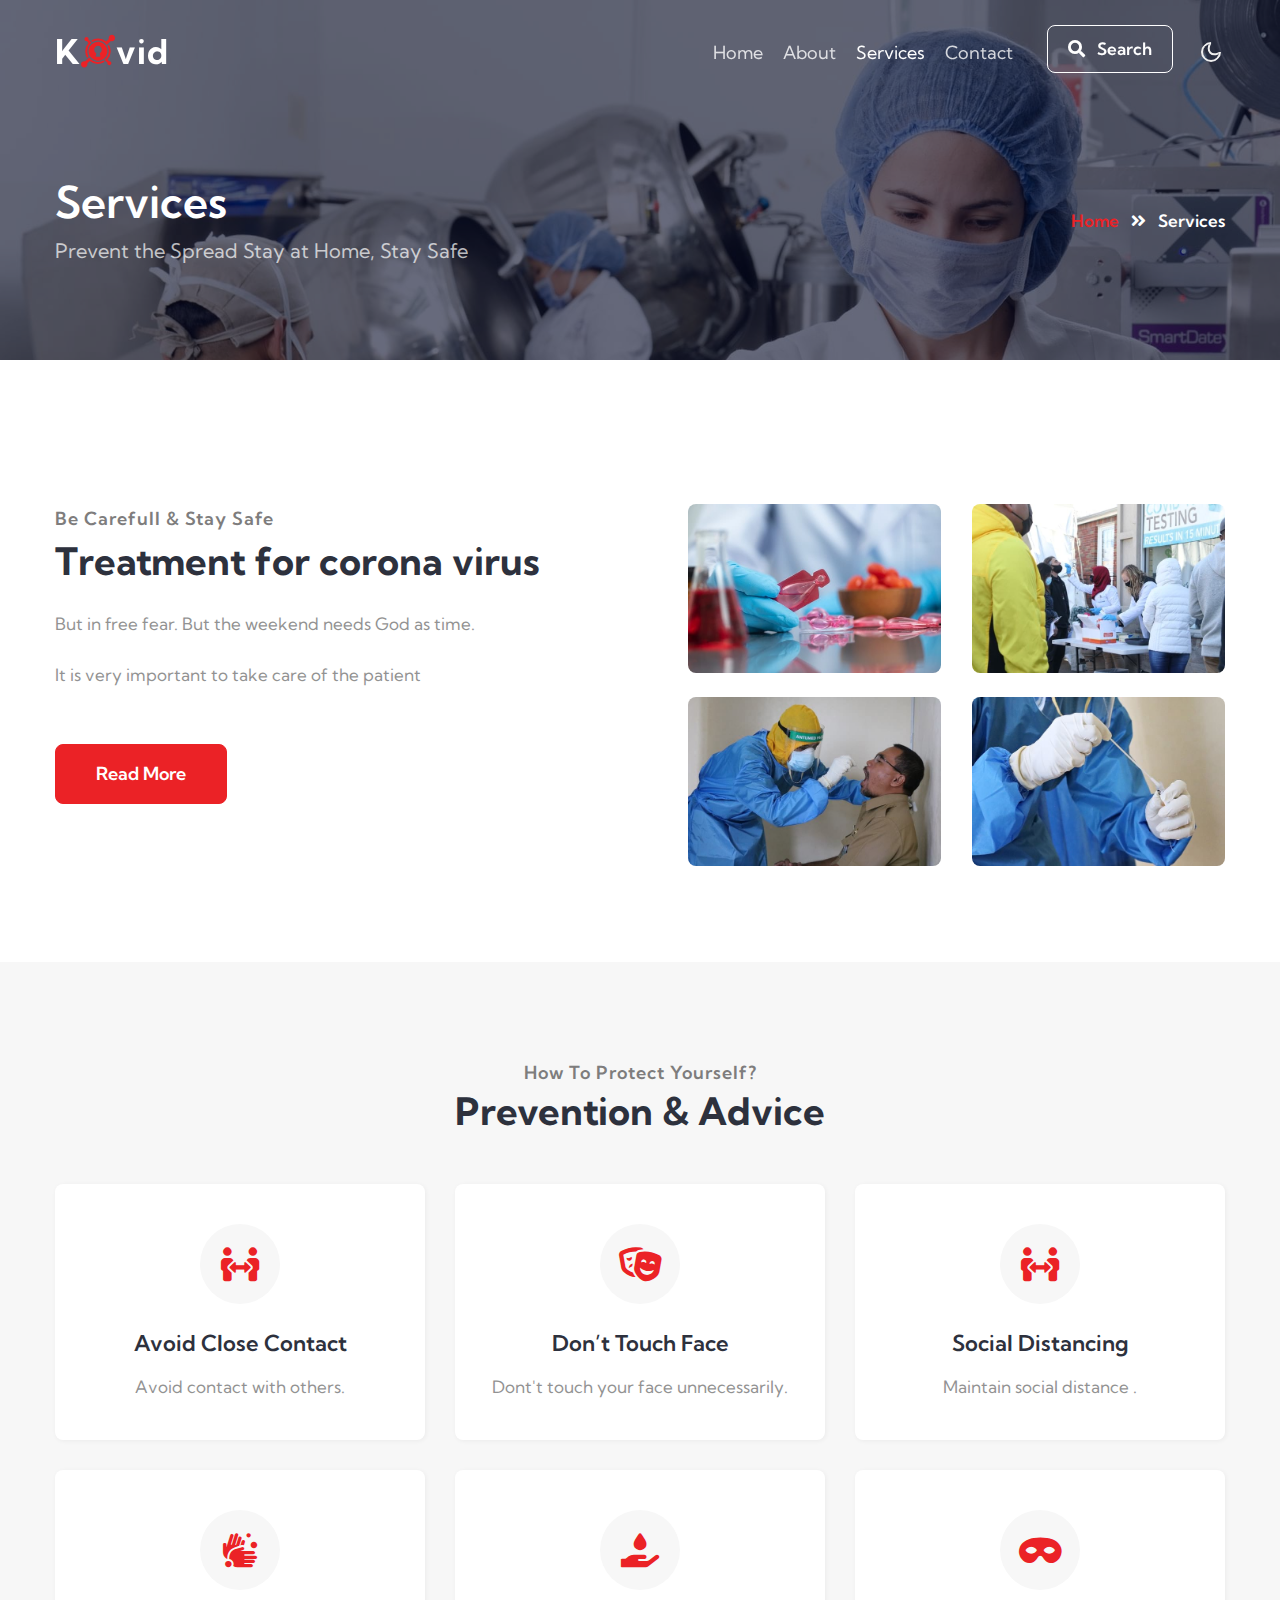
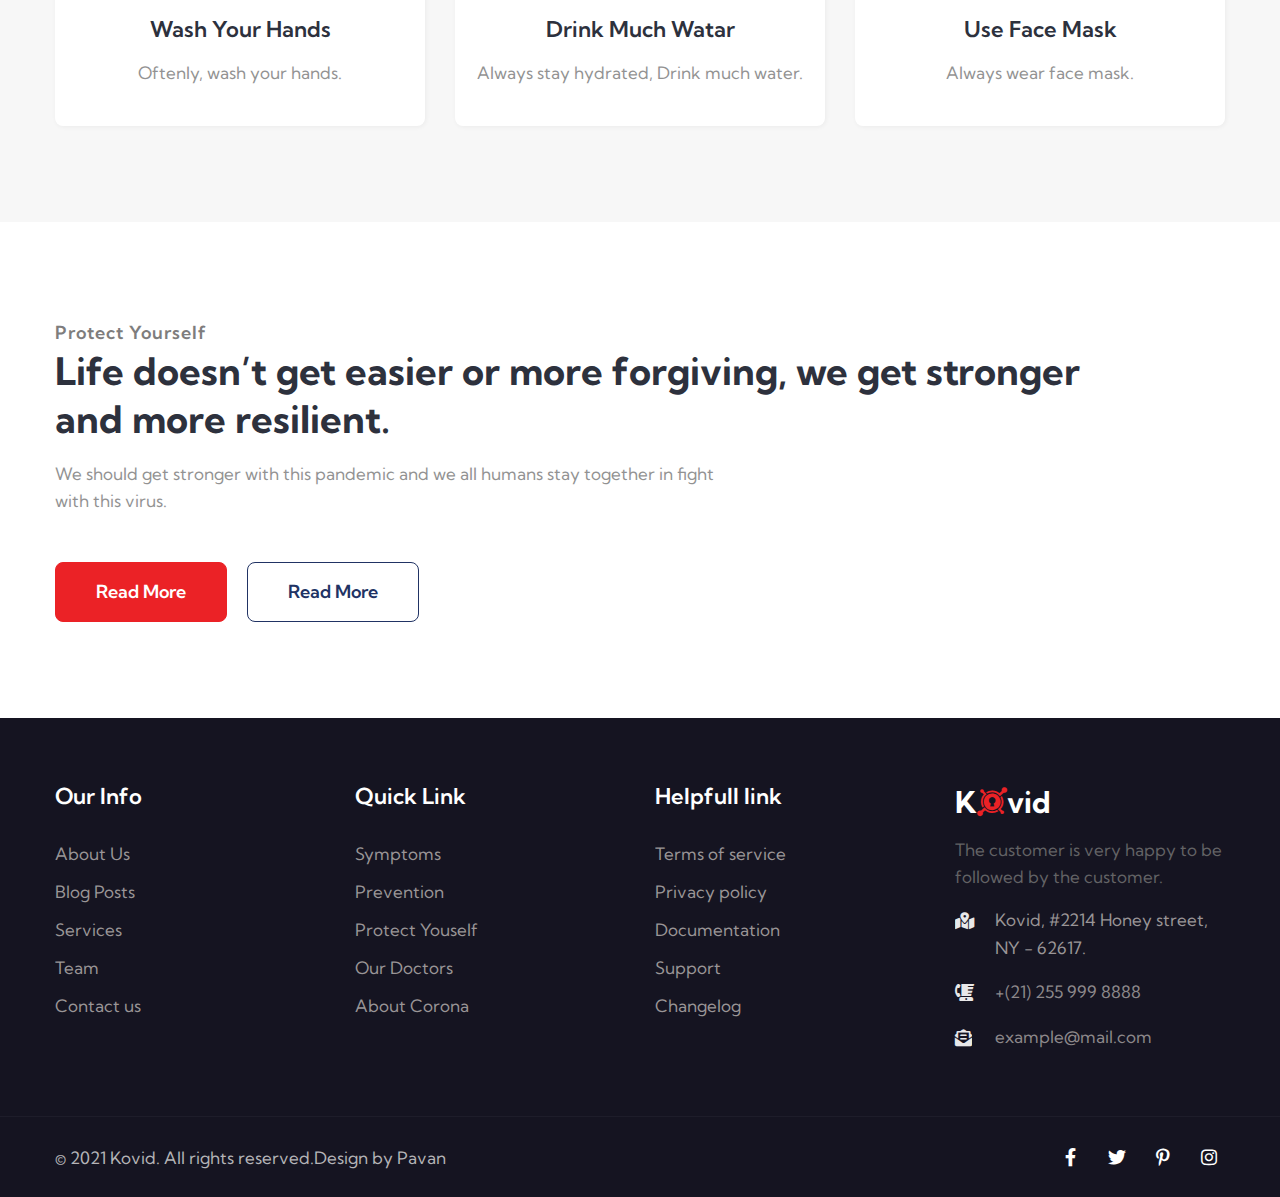
<file: services.html>
<!doctype html>
<html lang="en">

<head>
  <!-- Required meta tags -->
  <meta charset="utf-8">
  <meta name="viewport" content="width=device-width, initial-scale=1, shrink-to-fit=no">
  <title>Kovid - Medical Category Bootstrap Responsive Template | Services : W3layouts</title>
  <!-- google fonts -->
  <link href="//fonts.googleapis.com/css2?family=Kumbh+Sans:wght@300;400;700&display=swap" rel="stylesheet">
  <!-- Template CSS -->
  <link rel="stylesheet" href="assets/css/style-starter.css">
</head>

<body>
  <!--header-->
  <header id="site-header" class="fixed-top">
    <div class="container">
      <nav class="navbar navbar-expand-lg navbar-dark stroke">
        <h1>
          <a class="navbar-brand" href="index.html">
            K<i class="fab fa-keycdn"></i>vid</a>
        </h1>
       
        <button class="navbar-toggler  collapsed bg-gradient" type="button" data-toggle="collapse"
          data-target="#navbarTogglerDemo02" aria-controls="navbarTogglerDemo02" aria-expanded="false"
          aria-label="Toggle navigation">
          <span class="navbar-toggler-icon fa icon-expand fa-bars"></span>
          <span class="navbar-toggler-icon fa icon-close fa-times"></span>
          </span>
        </button>
        <div class="collapse navbar-collapse" id="navbarTogglerDemo02">
          <ul class="navbar-nav ml-lg-auto">
            <li class="nav-item">
              <a class="nav-link" href="index.html">Home <span class="sr-only">(current)</span></a>
            </li>
            <li class="nav-item">
              <a class="nav-link" href="about.html">About</a>
            </li>
            <li class="nav-item active">
              <a class="nav-link" href="services.html">Services</a>
            </li>
            <li class="nav-item mr-lg-1">
              <a class="nav-link" href="contact.html">Contact</a>
          </li>
           <!--/search-right-->
              <li class="header-search mr-lg-2 mt-lg-0 mt-4 position-relative">
                  <div class="search-right">
                      <a href="#search" class="btn btn-style search-btn" title="search"><span
                              class="fas fa-search mr-2" aria-hidden="true"></span> Search</a>
                     
                  </div>
              </li>
              <!--//search-right-->
          </ul>
        </div>
      

        <!-- toggle switch for light and dark theme -->
        <div class="mobile-position">
          <nav class="navigation">
            <div class="theme-switch-wrapper">
              <label class="theme-switch" for="checkbox">
                <input type="checkbox" id="checkbox">
                <div class="mode-container py-1">
                  <i class="gg-sun"></i>
                  <i class="gg-moon"></i>
                </div>
              </label>
            </div>
          </nav>
        </div>
        <!-- //toggle switch for light and dark theme -->
      </nav>

    </div>
  </header>
  <!--/header-->
 <!-- breadcrumb -->
<section class="w3l-about-breadcrumb text-center">
  <div class="breadcrumb-bg breadcrumb-bg-about py-5">
      <div class="container py-lg-5 py-md-4">
        <div class="w3breadcrumb-gids">
          <div class="w3breadcrumb-left text-left">
                    <h2 class="title AboutPageBanner">
                  Services  </h2>
                              <p class="inner-page-para mt-2">
                                Prevent the Spread
                                Stay at Home, Stay Safe             </p>
          </div>
          <div class="w3breadcrumb-right">
                <ul class="breadcrumbs-custom-path">
                  <li><a href="index.html">Home</a></li>
                  <li class="active"><span class="fas fa-angle-double-right mx-2"></span> Services</li>
                </ul>
          </div>
    </div>
      </div>
      <div class="hero-overlay"></div>
  </div>
</section>
<!--//breadcrumb-->
  <!--/services-->
  <section class="w3l-services2" id="services">
    <div id="cwp23-block" class="py-5">
      <div class="container py-lg-5">
        <div class="row cwp23-content mt-lg-5 mt-4">
          <div class="col-lg-6 cwp23-img">
            <h5 class="title-subw3hny mb-1">Be carefull &amp; Stay Safe</h5>
            <h3 class="title-w3l">Treatment for corona virus</h3>
            </h3>
            <p class="mt-4">But in free fear. But the weekend needs God as time. 

            </p>
            <p class="mt-4">It is very important to take care of the patient</p>
            <div class="w3l-button mt-lg-5 mt-4">
              <a href="services.html" class="btn btn-style btn-primary mt-2">Read More </a>
            </div>
          </div>
          <div class="col-lg-6 cwp23-text mt-lg-0 mt-5 pl-lg-5">
            <div class="cwp23-text-cols row">
              <div class="column col-6">
                <a href="#"><img src="assets/images/b1.jpg" alt="" class="radius-image img-fluid"></a>
              </div>
              <div class="column col-6">
                <a href="#"><img src="assets/images/b2.jpg" alt="" class="radius-image img-fluid"></a>
              </div>
              <div class="column col-6 mt-4">
                <a href="#"><img src="assets/images/b3.jpg" alt="" class="radius-image img-fluid"></a>
              </div>
              <div class="column col-6 mt-4">
                <a href="#"><img src="assets/images/b4.jpg" alt="" class="radius-image img-fluid"></a>
              </div>

            </div>
          </div>
        </div>
      </div>
    </div>
  </section>

  <!--//services-->
 <!-- features-section -->
 <section class="w3l-features py-5" id="work">
  <div class="container py-lg-5 py-md-4 py-2">
        <h5 class="title-subw3hny text-center">How to Protect Yourself?</h5>
        <h3 class="title-w3l mb-5 text-center">Prevention & Advice</h3>
          <div class="main-cont-wthree-2 align-items-center">
          <div class="services-page mt-lg-0 mt-md-5 mt-4">
              <div class="call-grids-w3 d-grid">
                  <div class="grids-1 box-wrap">
                      <div class="icon">
                          <i class="fas fa-people-arrows"></i>
                      </div>
                      <h4><a href="about.html" class="title-head">Avoid Close Contact</a></h4>
                      <p class="mt-3">Avoid contact with others.</p>
                    </div>
                  <div class="grids-1 box-wrap">
                      <div class="icon">
                          <i class="fas fa-theater-masks"></i>
                      </div>
                      <h4><a href="about.html" class="title-head">Don’t Touch Face</a></h4>
                      <p class="mt-3">Dont't touch your face unnecessarily.</p>
                    </div>
                  <div class="grids-1 box-wrap">
                      <div class="icon">
                          <i class="fas fa-people-arrows"></i>
                      </div>
                      <h4><a href="about.html" class="title-head">Social Distancing</a></h4>
                      <p class="mt-3">Maintain social distance .</p>
                    </div>
                  <div class="grids-1 box-wrap">
                      <div class="icon">
                          <i class="fas fa-hands-wash"></i>
                      </div>
                      <h4><a href="about.html" class="title-head">Wash Your Hands</a></h4>
                      <p class="mt-3">Oftenly, wash your hands.</p>
                    </div>
                  <div class="grids-1 box-wrap">
                    <div class="icon">
                        <i class="fas fa-hand-holding-water"></i>
                    </div>
                    <h4><a href="about.html" class="title-head">Drink Much Watar</a></h4>
                    <p class="mt-3">Always stay hydrated, Drink much water.</p>
                  </div>
                <div class="grids-1 box-wrap">
                  <div class="icon">
                      <i class="fas fa-mask"></i>
                  </div>
                  <h4><a href="about.html" class="title-head">Use Face Mask</a></h4>
                  <p class="mt-3">Always wear face mask.</p>
                </div>
              </div>
          </div>
      </div>
  </div>
</section>
<!-- features section -->
  <!--/w3l-services3-->
  <section class="w3l-services3 py-5">
      <div class="container py-lg-5 py-4">
        <div class="section-width">
          <h5 class="title-subw3hny">Protect yourself</h5>
          <h3 class="title-w3l mb-3 pr-lg-5 mr-lg-5">Life doesn’t get easier or more forgiving, we get stronger and more resilient.</h3>
        </div>
        <div class="row">
        <div class="col-lg-7 middle-section">
         
          <div class="link-list-menu">
            <p class="">We should get stronger with this pandemic  and we all humans stay together in fight with this virus.</p>
              <div class="w3l-two-buttons">
                <a href="#" class="btn btn-primary btn-white btn-style mt-lg-5 mt-4"> Read More </a>
                <a href="#" class="btn btn-style btn-outline-dark mt-lg-5 mt-4 ml-sm-3">Read More </a>
              </div>
            </div>
          </div>
          <div class="col-lg-5 middle-right mt-lg-0 mt-4">
            <p class=""></p>
            </div>
        </div>
      </div>
  </section>
  <!--//w3l-services3-->
<!--/footer-->
<section class="w3l-footer-29-main">
  <div class="footer-29 py-5">
    <div class="container py-lg-3">
      <div class="row footer-top-29">
        <div class="col-lg-3 col-sm-6 footer-list-29 footer-2 mt-lg-0 mt-md-5 mt-4">
          <ul>
            <h6 class="footer-title-29">Our Info</h6>
            <li><a href="about.html">About Us</a></li>
            <li><a href="blog.html"> Blog Posts</a></li>
            <li><a href="services.html">Services</a></li>

            <li><a href="about.html">Team</a></li>
            <li><a href="contact.html">Contact us</a></li>
          </ul>
        </div>
        <div class="col-lg-3 col-sm-6 footer-list-29 footer-2 mt-lg-0 mt-md-5 mt-4">
          <h6 class="footer-title-29">Quick Link</h6>
          <ul>
            <li><a href="#syn">Symptoms</a></li>

            <li><a href="#vention">Prevention</a></li>
            <li><a href="#protect">Protect Youself</a></li>
            <li><a href="#our">Our Doctors</a></li>
            <li><a href="#pack">About Corona</a></li>

          </ul>
        </div>
        <div class="col-lg-3 col-sm-6 footer-list-29 footer-2 mt-lg-0 mt-md-5 mt-4">
          <h6 class="footer-title-29">Helpfull link</h6>
          <ul>
            <li><a href="#terms">Terms of service</a></li>
            <li><a href="#privacy"> Privacy policy</a></li>
            <li><a href="#doc"> Documentation</a></li>
            <li><a href="#support"> Support</a></li>
            <li><a href="#changelog"> Changelog</a></li>
          </ul>
        </div>
        <div class="col-lg-3 col-sm-6 footer-list-29 footer-2 mt-lg-0 mt-md-5 mt-4">
          <div class="footer-logo mb-3">
            <h2>
              <a class="navbar-brand" href="index.html">
                  K<i class="fab fa-keycdn"></i>vid</a>
          </h2>
          </div>
          <p>The customer is very happy to be followed by the customer.</p>

          <div class="cont-details">
            <div class="cont-top margin-up">
              <div class="cont-left text-center">
                <span class="fas fa-map-marked-alt"></span>
              </div>
              <div class="cont-right">
                <p> Kovid, #2214 Honey street, NY - 62617.</p>
              </div>
            </div>
            <div class="cont-top margin-up">
              <div class="cont-left text-center">
                <span class="fas fa-blender-phone"></span>
              </div>
              <div class="cont-right">
                <p><a href="tel:+(21) 255 999 8888"> +(21) 255 999
                    8888</a></p>
              </div>
            </div>
            <div class="cont-top margin-up">
              <div class="cont-left text-center">
                <span class="fas fa-envelope-open-text"></span>
              </div>
              <div class="cont-right">
                <p><a href="mailto:example@mail.com" class="mail">
                    example@mail.com</a></p>
              </div>
            </div>
          </div>

        </div>
      </div>
    </div>
  </div>
</section>
<!-- //footer -->
<!-- copyright -->
<section class="w3l-copyright">
  <div class="container">
    <div class="row bottom-copies">
      <p class="col-lg-8 copy-footer-29">© 2021 Kovid. All rights reserved.Design by Pavan</p>
      <div class="col-lg-4 main-social-footer-29">
        <a href="#facebook" class="facebook"><span class="fab fa-facebook-f"></span></a>
        <a href="#twitter" class="twitter"><span class="fab fa-twitter"></span></a>
        <a href="#pinterest"><span class="fab fa-pinterest-p"></span></a>
        <a href="#instagram" class="instagram"><span class="fab fa-instagram"></span></a>
        
      </div>
    </div>
  </div>
  <!-- move top -->
  <button onclick="topFunction()" id="movetop" title="Go to top">
    <i class="fas fa-level-up-alt"></i>
  </button>
  <script>
    
    window.onscroll = function () {
      scrollFunction()
    };

    function scrollFunction() {
      if (document.body.scrollTop > 20 || document.documentElement.scrollTop > 20) {
        document.getElementById("movetop").style.display = "block";
      } else {
        document.getElementById("movetop").style.display = "none";
      }
    }

    function topFunction() {
      document.body.scrollTop = 0;
      document.documentElement.scrollTop = 0;
    }
  </script>
  <!-- /move top -->
</section>
<!-- //copyright -->
<!--//footer-->
<!-- Template JavaScript -->
<script src="assets/js/jquery-3.3.1.min.js"></script>
<script src="assets/js/theme-change.js"></script>
<!-- disable body scroll which navbar is in active -->
<script>
  $(function () {
    $('.navbar-toggler').click(function () {
      $('body').toggleClass('noscroll');
    })
  });
</script>
<!-- disable body scroll which navbar is in active -->

<!--/MENU-JS-->
<script>
  $(window).on("scroll", function () {
    var scroll = $(window).scrollTop();

    if (scroll >= 80) {
      $("#site-header").addClass("nav-fixed");
    } else {
      $("#site-header").removeClass("nav-fixed");
    }
  });

  //Main navigation Active Class Add Remove
  $(".navbar-toggler").on("click", function () {
    $("header").toggleClass("active");
  });
  $(document).on("ready", function () {
    if ($(window).width() > 991) {
      $("header").removeClass("active");
    }
    $(window).on("resize", function () {
      if ($(window).width() > 991) {
        $("header").removeClass("active");
      }
    });
  });
</script>
<!--//MENU-JS-->
<script src="assets/js/bootstrap.min.js"></script>

</body>

</html>
</file>
